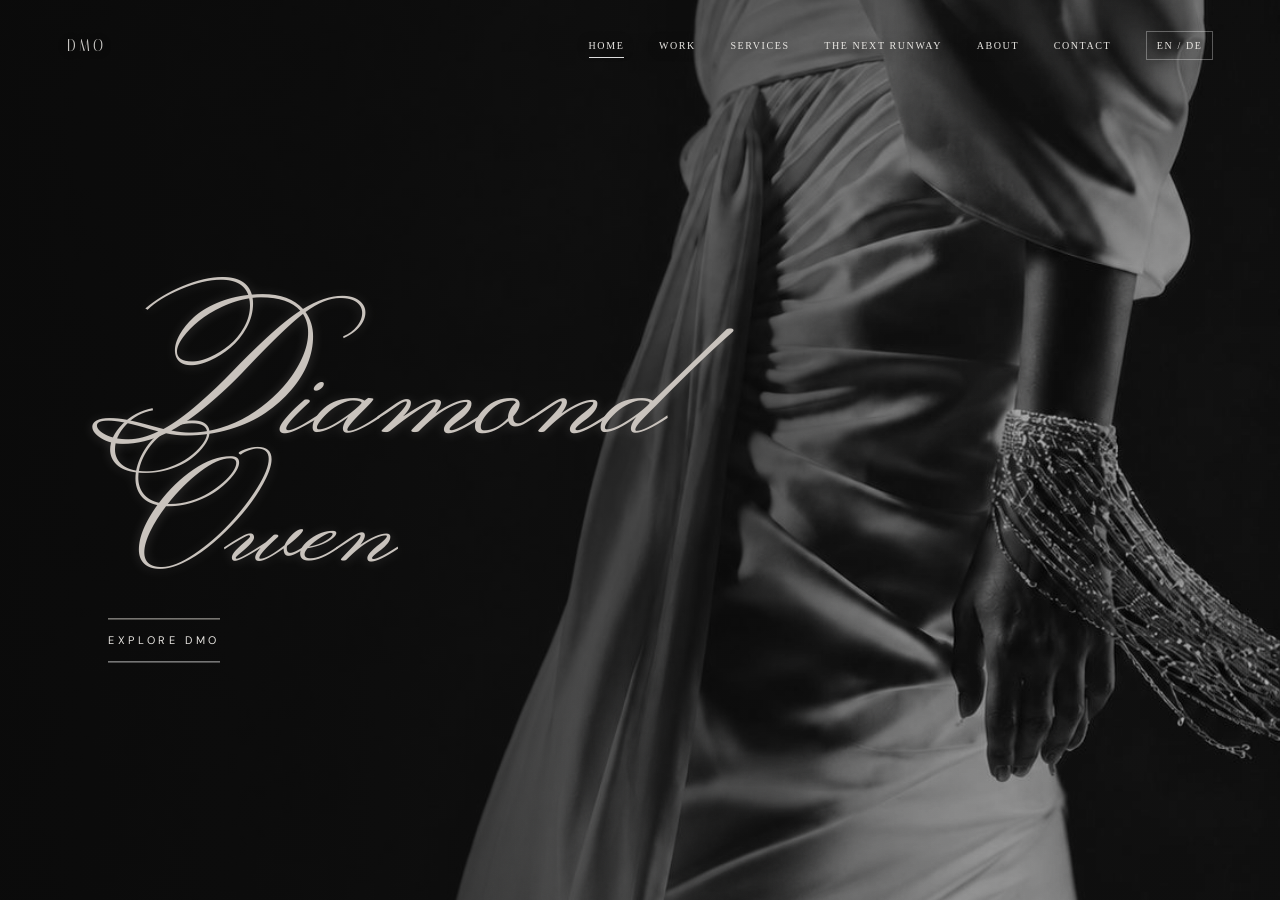
<file: index.html>
<!doctype html><html lang="en"><head><meta charset="utf-8"><meta name="viewport" content="width=device-width,initial-scale=1"><meta name="description" content="Diamond Owen — fashion design, creative direction and The Next Runway."><title>Home — DMO / Diamond Owen</title><link rel="stylesheet" href="style.css"></head><body class="home-fullbleed"><header><a class="brand" href="index.html" aria-label="DMO home">DMO</a><button class="menu" aria-label="Toggle menu" aria-expanded="false">☰</button><nav class="nav" aria-label="Main navigation"><a href="index.html" class="active" data-en="HOME" data-de="START">HOME</a><a href="work.html" class="" data-en="WORK" data-de="ARBEITEN">WORK</a><a href="services.html" class="" data-en="SERVICES" data-de="LEISTUNGEN">SERVICES</a><a href="runway.html" class="" data-en="THE NEXT RUNWAY" data-de="THE NEXT RUNWAY">THE NEXT RUNWAY</a><a href="about.html" class="" data-en="ABOUT" data-de="ÜBER MICH">ABOUT</a><a href="contact.html" class="" data-en="CONTACT" data-de="KONTAKT">CONTACT</a><button class="lang" aria-label="Switch language">EN / DE</button></nav></header><main class="maison-home">
<section class="maison-hero" aria-label="Diamond Owen editorial homepage">
  <div class="maison-image" role="img" aria-label="Black and white draped garment with silver chain bracelet"></div>
  <div class="maison-shade"></div>
  
  <div class="maison-title wipe"><h1 class="type-statement burgues-title"><span class="signature-line">Diamond</span><span class="signature-line signature-owen">Owen</span></h1><a class="maison-enter" href="work.html"><span data-en="EXPLORE DMO" data-de="DMO ENTDECKEN">EXPLORE DMO</span></a></div>
</file>
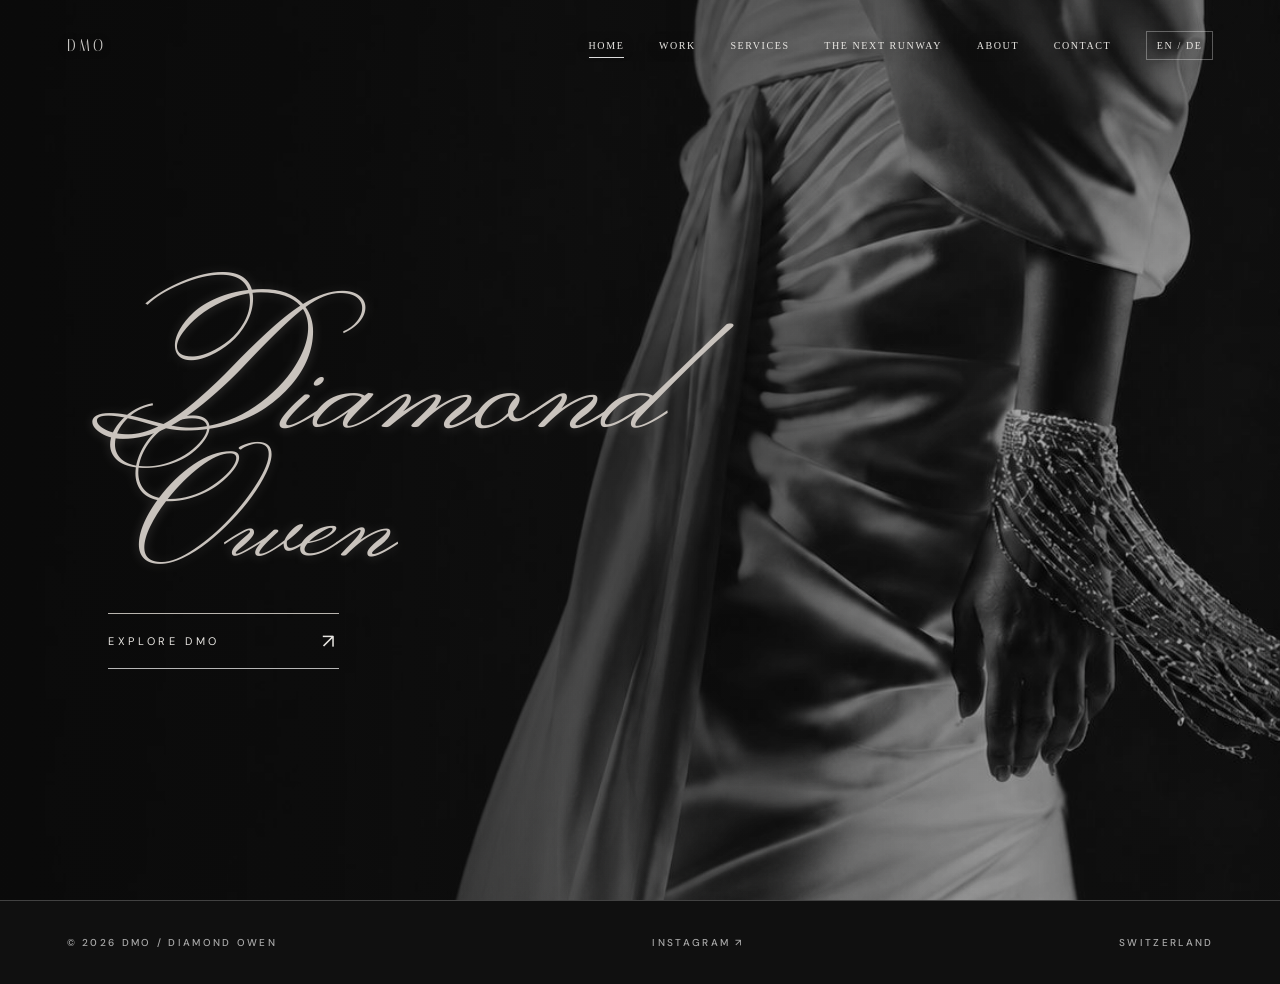
<file: DMO_Website 6/index.html>
<!doctype html><html lang="en"><head><meta charset="utf-8"><meta name="viewport" content="width=device-width,initial-scale=1"><meta name="description" content="Diamond Owen — fashion design, creative direction and The Next Runway."><title>Home — DMO / Diamond Owen</title><link rel="stylesheet" href="style.css"></head><body class="home-fullbleed"><header><a class="brand" href="index.html" aria-label="DMO home">DMO</a><button class="menu" aria-label="Toggle menu" aria-expanded="false">☰</button><nav class="nav" aria-label="Main navigation"><a href="index.html" class="active" data-en="HOME" data-de="START">HOME</a><a href="work.html" class="" data-en="WORK" data-de="ARBEITEN">WORK</a><a href="services.html" class="" data-en="SERVICES" data-de="LEISTUNGEN">SERVICES</a><a href="runway.html" class="" data-en="THE NEXT RUNWAY" data-de="THE NEXT RUNWAY">THE NEXT RUNWAY</a><a href="about.html" class="" data-en="ABOUT" data-de="ÜBER MICH">ABOUT</a><a href="contact.html" class="" data-en="CONTACT" data-de="KONTAKT">CONTACT</a><button class="lang" aria-label="Switch language">EN / DE</button></nav></header><main class="maison-home">
<section class="maison-hero" aria-label="Diamond Owen editorial homepage">
  <div class="maison-image" role="img" aria-label="Black and white draped garment with silver chain bracelet"></div>
  <div class="maison-shade"></div>
  
  <div class="maison-title wipe"><h1 class="type-statement burgues-title"><span class="signature-line">Diamond</span><span class="signature-line signature-owen">Owen</span></h1><a class="maison-enter" href="work.html"><span data-en="EXPLORE DMO" data-de="DMO ENTDECKEN">EXPLORE DMO</span><span class="maison-enter-icon" aria-hidden="true">↗</span></a></div>
</section>
</main><footer class="footer"><span>© 2026 DMO / DIAMOND OWEN</span><a href="https://www.instagram.com/diamondowen.official/" target="_blank" rel="noopener">INSTAGRAM ↗</a><span>SWITZERLAND</span></footer><script src="script.js" defer></script></body></html>
</file>
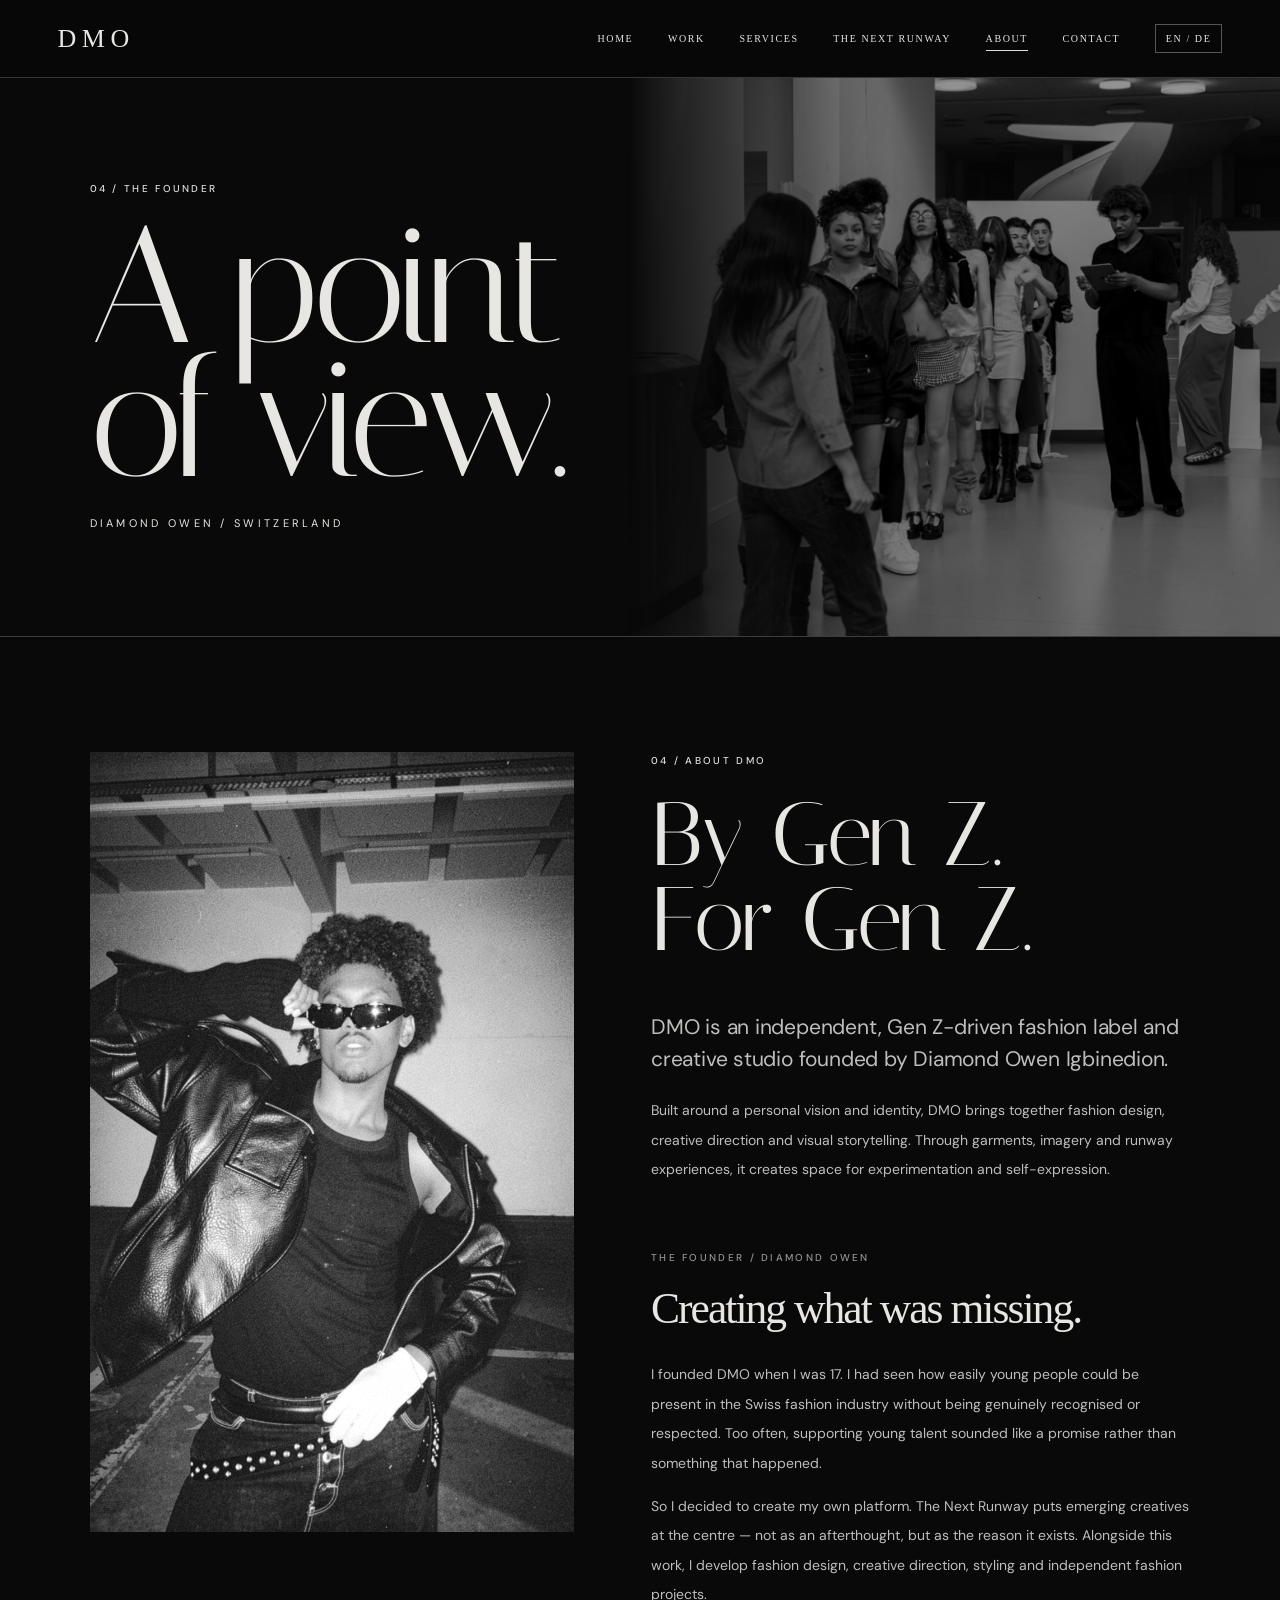
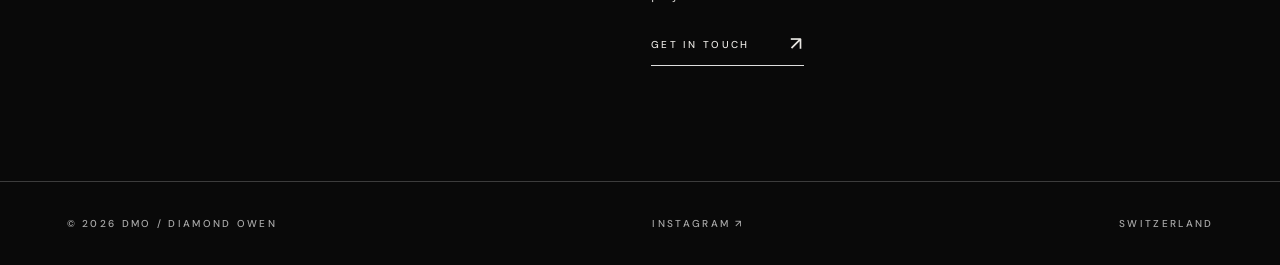
<file: about.html>
<!doctype html><html lang="en"><head><meta charset="utf-8"><meta name="viewport" content="width=device-width,initial-scale=1"><meta name="description" content="Diamond Owen — fashion design, creative direction and The Next Runway."><title>About — DMO / Diamond Owen</title><link rel="stylesheet" href="style.css"></head><body><header><a class="brand" href="index.html" aria-label="DMO home">DMO</a><button class="menu" aria-label="Toggle menu" aria-expanded="false">☰</button><nav class="nav" aria-label="Main navigation"><a href="index.html" class="" data-en="HOME" data-de="START">HOME</a><a href="work.html" class="" data-en="WORK" data-de="ARBEITEN">WORK</a><a href="services.html" class="" data-en="SERVICES" data-de="LEISTUNGEN">SERVICES</a><a href="runway.html" class="" data-en="THE NEXT RUNWAY" data-de="THE NEXT RUNWAY">THE NEXT RUNWAY</a><a href="about.html" class="active" data-en="ABOUT" data-de="ÜBER MICH">ABOUT</a><a href="contact.html" class="" data-en="CONTACT" data-de="KONTAKT">CONTACT</a><button class="lang" aria-label="Switch language">EN / DE</button></nav></header><main><section class="page-head"><div class="wipe"><div class="overline">04 / THE FOUNDER</div><h1 class="serif">A point<br>of view.</h1><div class="sub">DIAMOND OWEN / SWITZERLAND</div></div><img class="head-image" src="assets/runway2.jpg" alt="Fashion editorial"></section><section class="about-layout"><img class="reveal" src="assets/diamond-owen-portrait.jpg" alt="Diamond Owen in a black leather jacket and sunglasses"><div class="about-text reveal"><div class="overline">04 / ABOUT DMO</div><h2>By Gen Z.<br>For Gen Z.</h2><p class="about-dmo-lead" data-en="DMO is an independent, Gen Z-driven fashion label and creative studio founded by Diamond Owen Igbinedion." data-de="DMO ist ein unabhängiges, von Gen Z geprägtes Modelabel und Kreativstudio, gegründet von Diamond Owen Igbinedion.">DMO is an independent, Gen Z-driven fashion label and creative studio founded by Diamond Owen Igbinedion.</p><p data-en="Built around a personal vision and identity, DMO brings together fashion design, creative direction and visual storytelling. Through garments, imagery and runway experiences, it creates space for experimentation and self-expression." data-de="Aus einer persönlichen Vision und Identität entstanden, verbindet DMO Modedesign, Creative Direction und visuelles Storytelling. Mit Kleidungsstücken, Bildwelten und Runway-Erlebnissen schafft DMO Raum für Experimente und Selbstausdruck.">Built around a personal vision and identity, DMO brings together fashion design, creative direction and visual storytelling. Through garments, imagery and runway experiences, it creates space for experimentation and self-expression.</p><div class="overline about-founder-label">THE FOUNDER / DIAMOND OWEN</div><h3 class="about-founder-heading">Creating what was missing.</h3><p data-en="I founded DMO when I was 17. I had seen how easily young people could be present in the Swiss fashion industry without being genuinely recognised or respected. Too often, supporting young talent sounded like a promise rather than something that happened." data-de="Ich habe DMO mit 17 gegründet. Ich hatte erlebt, dass junge Menschen in der Schweizer Modebranche dabei sein können, ohne wirklich anerkannt oder respektiert zu werden. Zu oft bleibt die Förderung junger Talente ein Versprechen statt einer Handlung.">I founded DMO when I was 17. I had seen how easily young people could be present in the Swiss fashion industry without being genuinely recognised or respected. Too often, supporting young talent sounded like a promise rather than something that happened.</p><p data-en="So I decided to create my own platform. The Next Runway puts emerging creatives at the centre — not as an afterthought, but as the reason it exists. Alongside this work, I develop fashion design, creative direction, styling and independent fashion projects." data-de="Deshalb habe ich beschlossen, meine eigene Plattform zu schaffen. Bei The Next Runway stehen junge Kreative im Mittelpunkt – nicht als Nebensache, sondern als eigentlicher Grund für das Projekt. Daneben arbeite ich in Fashion Design, Creative Direction, Styling und unabhängigen Modeprojekten.">So I decided to create my own platform. The Next Runway puts emerging creatives at the centre — not as an afterthought, but as the reason it exists. Alongside this work, I develop fashion design, creative direction, styling and independent fashion projects.</p><a class="cta" href="contact.html"><span data-en="GET IN TOUCH" data-de="KONTAKT AUFNEHMEN">GET IN TOUCH</span><span class="arrow">↗</span></a></div></section></main><footer class="footer"><span>© 2026 DMO / DIAMOND OWEN</span><a href="https://www.instagram.com/diamondowen.official/" target="_blank" rel="noopener">INSTAGRAM ↗</a><span>SWITZERLAND</span></footer><script src="script.js" defer></script></body></html>
</file>
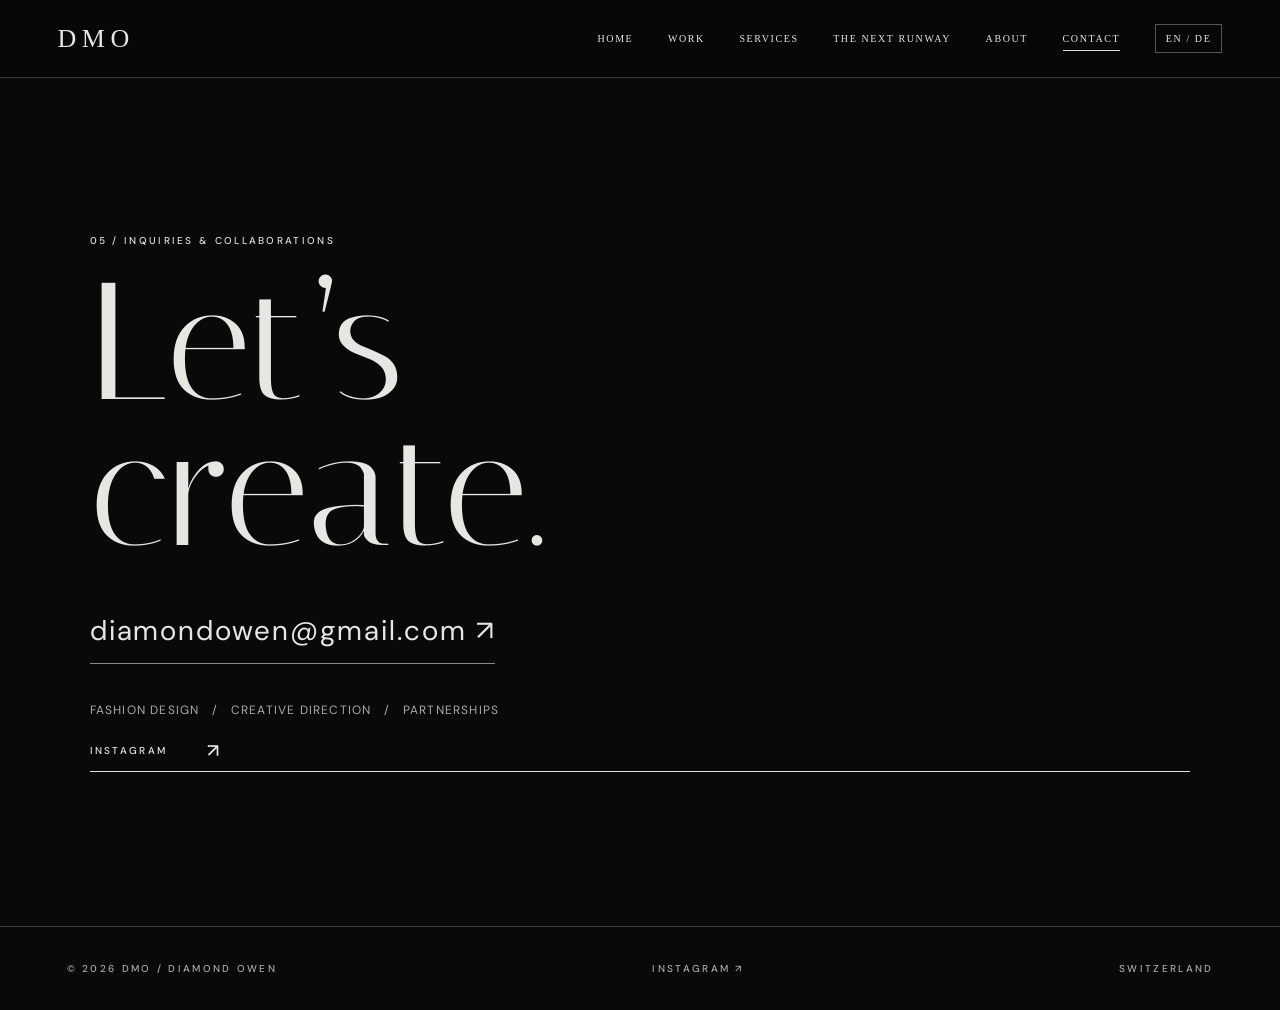
<file: contact.html>
<!doctype html><html lang="en"><head><meta charset="utf-8"><meta name="viewport" content="width=device-width,initial-scale=1"><meta name="description" content="Diamond Owen — fashion design, creative direction and The Next Runway."><title>Contact — DMO / Diamond Owen</title><link rel="stylesheet" href="style.css"></head><body><header><a class="brand" href="index.html" aria-label="DMO home">DMO</a><button class="menu" aria-label="Toggle menu" aria-expanded="false">☰</button><nav class="nav" aria-label="Main navigation"><a href="index.html" class="" data-en="HOME" data-de="START">HOME</a><a href="work.html" class="" data-en="WORK" data-de="ARBEITEN">WORK</a><a href="services.html" class="" data-en="SERVICES" data-de="LEISTUNGEN">SERVICES</a><a href="runway.html" class="" data-en="THE NEXT RUNWAY" data-de="THE NEXT RUNWAY">THE NEXT RUNWAY</a><a href="about.html" class="" data-en="ABOUT" data-de="ÜBER MICH">ABOUT</a><a href="contact.html" class="active" data-en="CONTACT" data-de="KONTAKT">CONTACT</a><button class="lang" aria-label="Switch language">EN / DE</button></nav></header><main><section class="contact-panel"><div class="overline">05 / INQUIRIES & COLLABORATIONS</div><h1>Let’s<br>create.</h1><a class="email" href="mailto:diamondowen@gmail.com?subject=DMO%20%E2%80%94%20Project%20enquiry&body=Hello%20Diamond%2C%0A%0AI%20would%20love%20to%20discuss%20a%20project%20with%20you.%0A%0A">diamondowen@gmail.com ↗</a><p style="margin-top:38px;color:#aaa;font-size:12px;letter-spacing:.1em">FASHION DESIGN &nbsp; / &nbsp; CREATIVE DIRECTION &nbsp; / &nbsp; PARTNERSHIPS</p><a class="cta" href="https://www.instagram.com/diamondowen.official/"><span data-en="INSTAGRAM" data-de="INSTAGRAM">INSTAGRAM</span><span class="arrow">↗</span></a></section></main><footer class="footer"><span>© 2026 DMO / DIAMOND OWEN</span><a href="https://www.instagram.com/diamondowen.official/" target="_blank" rel="noopener">INSTAGRAM ↗</a><span>SWITZERLAND</span></footer><script src="script.js" defer></script></body></html>
</file>
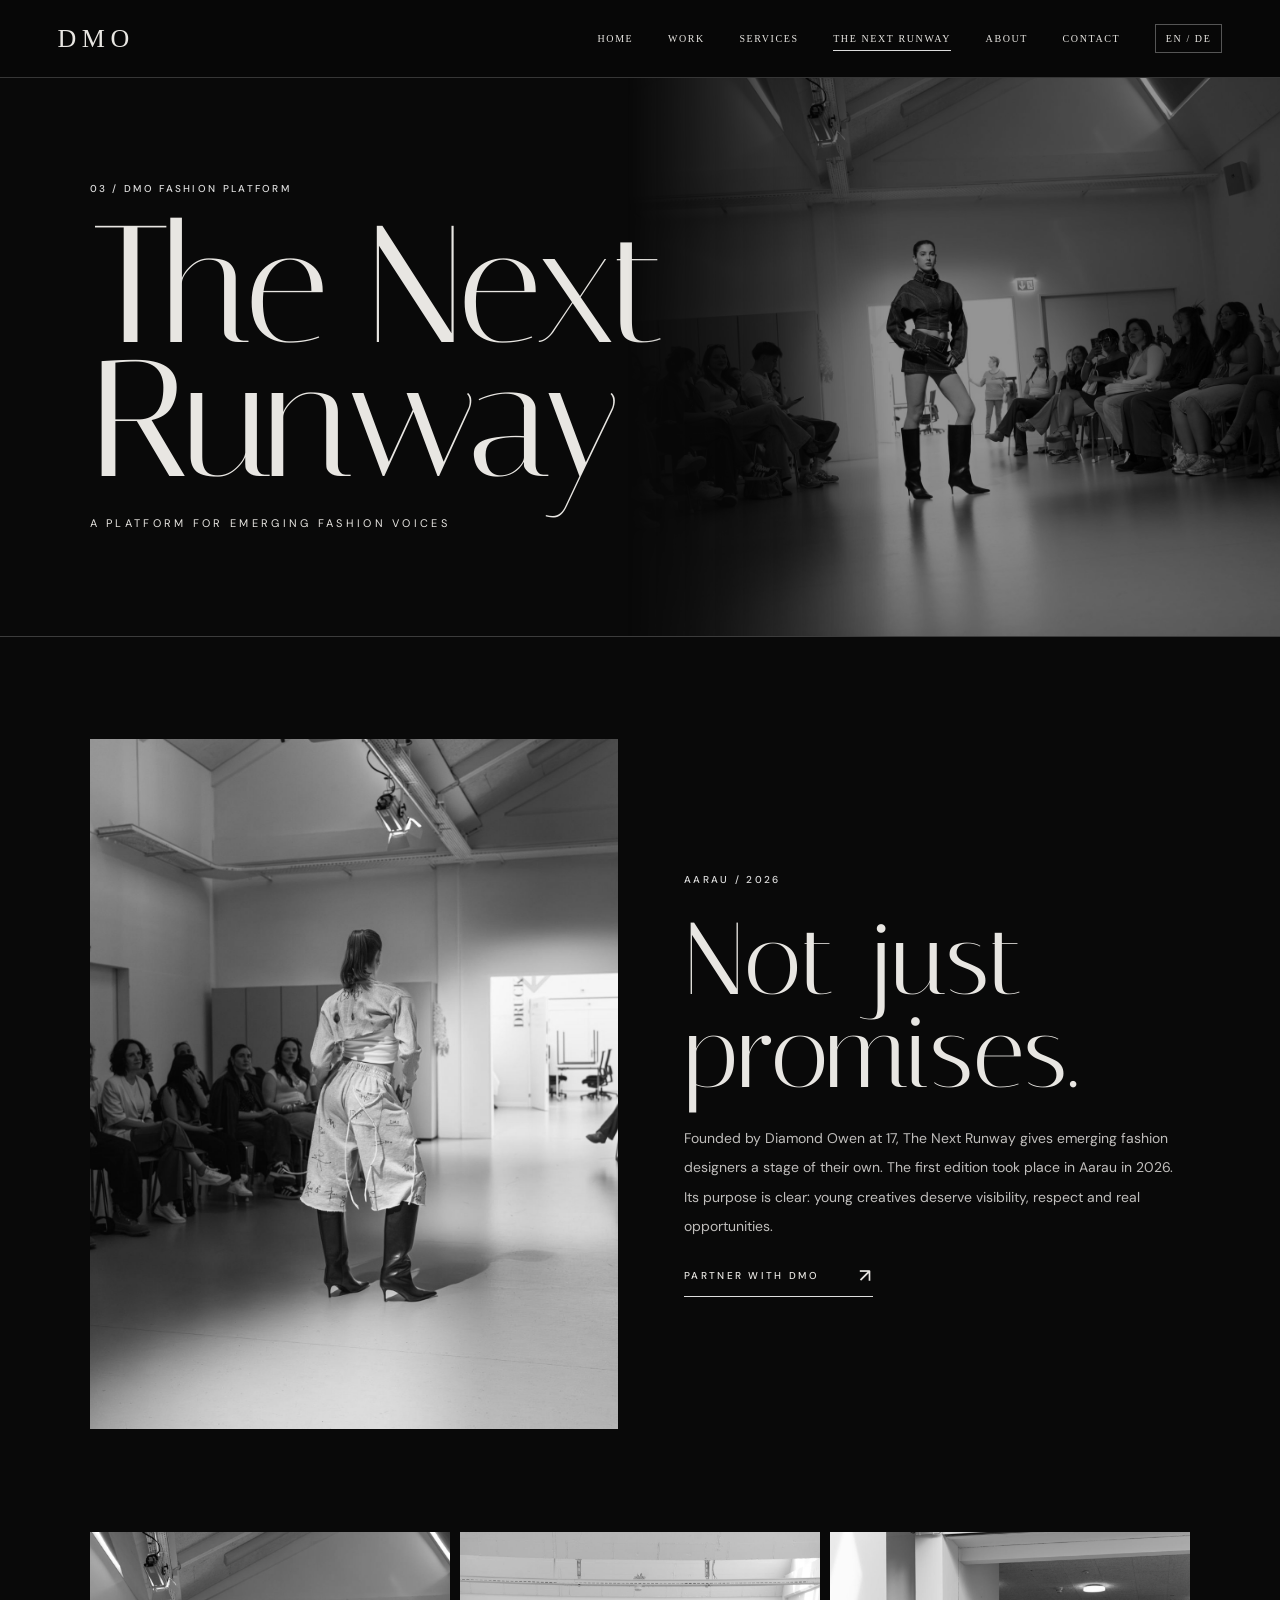
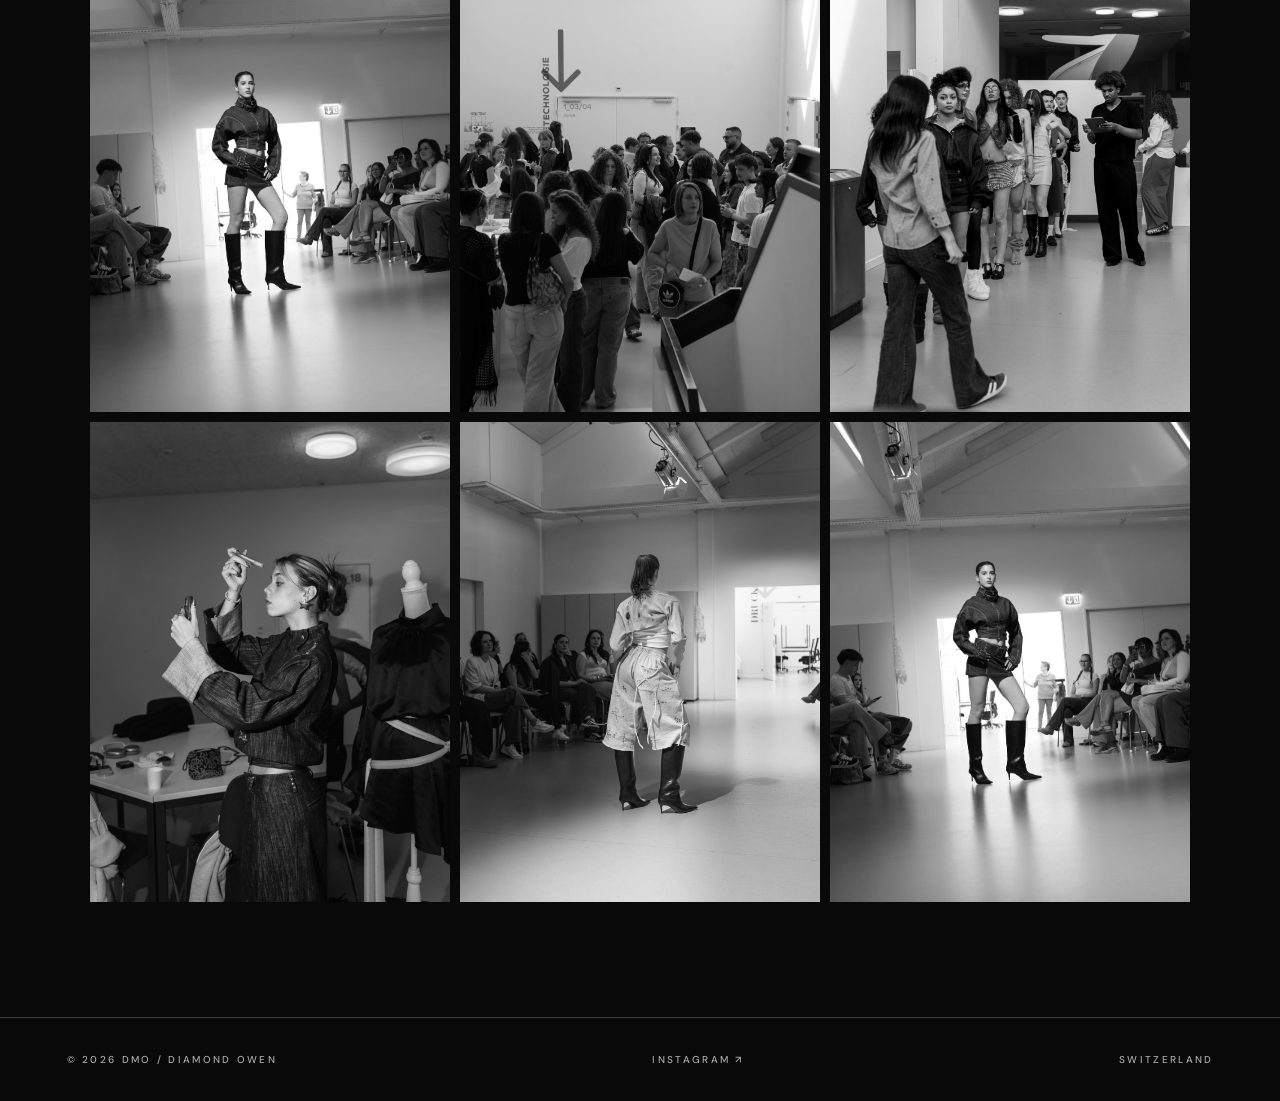
<file: runway.html>
<!doctype html><html lang="en"><head><meta charset="utf-8"><meta name="viewport" content="width=device-width,initial-scale=1"><meta name="description" content="Diamond Owen — fashion design, creative direction and The Next Runway."><title>The Next Runway — DMO / Diamond Owen</title><link rel="stylesheet" href="style.css"></head><body><header><a class="brand" href="index.html" aria-label="DMO home">DMO</a><button class="menu" aria-label="Toggle menu" aria-expanded="false">☰</button><nav class="nav" aria-label="Main navigation"><a href="index.html" class="" data-en="HOME" data-de="START">HOME</a><a href="work.html" class="" data-en="WORK" data-de="ARBEITEN">WORK</a><a href="services.html" class="" data-en="SERVICES" data-de="LEISTUNGEN">SERVICES</a><a href="runway.html" class="active" data-en="THE NEXT RUNWAY" data-de="THE NEXT RUNWAY">THE NEXT RUNWAY</a><a href="about.html" class="" data-en="ABOUT" data-de="ÜBER MICH">ABOUT</a><a href="contact.html" class="" data-en="CONTACT" data-de="KONTAKT">CONTACT</a><button class="lang" aria-label="Switch language">EN / DE</button></nav></header><main><section class="page-head"><div class="wipe"><div class="overline">03 / DMO FASHION PLATFORM</div><h1 class="serif">The Next<br>Runway</h1><div class="sub">A PLATFORM FOR EMERGING FASHION VOICES</div></div><img class="head-image" src="assets/runway1.jpg" alt="Fashion editorial"></section><section class="runway-feature"><img class="reveal" src="assets/runway4.jpg" alt="Original DMO runway event"><div class="reveal"><div class="overline">AARAU / 2026</div><h2>Not just<br>promises.</h2><p data-en="Founded by Diamond Owen at 17, The Next Runway gives emerging fashion designers a stage of their own. The first edition took place in Aarau in 2026. Its purpose is clear: young creatives deserve visibility, respect and real opportunities." data-de="Von Diamond Owen mit 17 gegründet, gibt The Next Runway aufstrebenden Modedesignerinnen und Modedesignern eine eigene Bühne. Die erste Ausgabe fand 2026 in Aarau statt. Die Idee dahinter ist klar: Junge Kreative verdienen Sichtbarkeit, Respekt und echte Chancen.">Founded by Diamond Owen at 17, The Next Runway gives emerging fashion designers a stage of their own. The first edition took place in Aarau in 2026. Its purpose is clear: young creatives deserve visibility, respect and real opportunities.</p><a class="cta" href="contact.html"><span data-en="PARTNER WITH DMO" data-de="MIT DMO ZUSAMMENARBEITEN">PARTNER WITH DMO</span><span class="arrow">↗</span></a></div></section><div class="gallery"><img class="reveal" src="assets/runway1.jpg" alt="DMO runway look"><img class="reveal" src="assets/runway5.jpg" alt="DMO runway moment"><img class="reveal" src="assets/runway2.jpg" alt="DMO event photography"><img class="reveal" src="assets/runway3.jpg" alt="DMO fashion presentation"><img class="reveal" src="assets/runway4.jpg" alt="DMO behind the scenes"><img class="reveal" src="assets/runway1.jpg" alt="DMO fashion show"></div></main><footer class="footer"><span>© 2026 DMO / DIAMOND OWEN</span><a href="https://www.instagram.com/diamondowen.official/" target="_blank" rel="noopener">INSTAGRAM ↗</a><span>SWITZERLAND</span></footer><script src="script.js" defer></script></body></html>
</file>
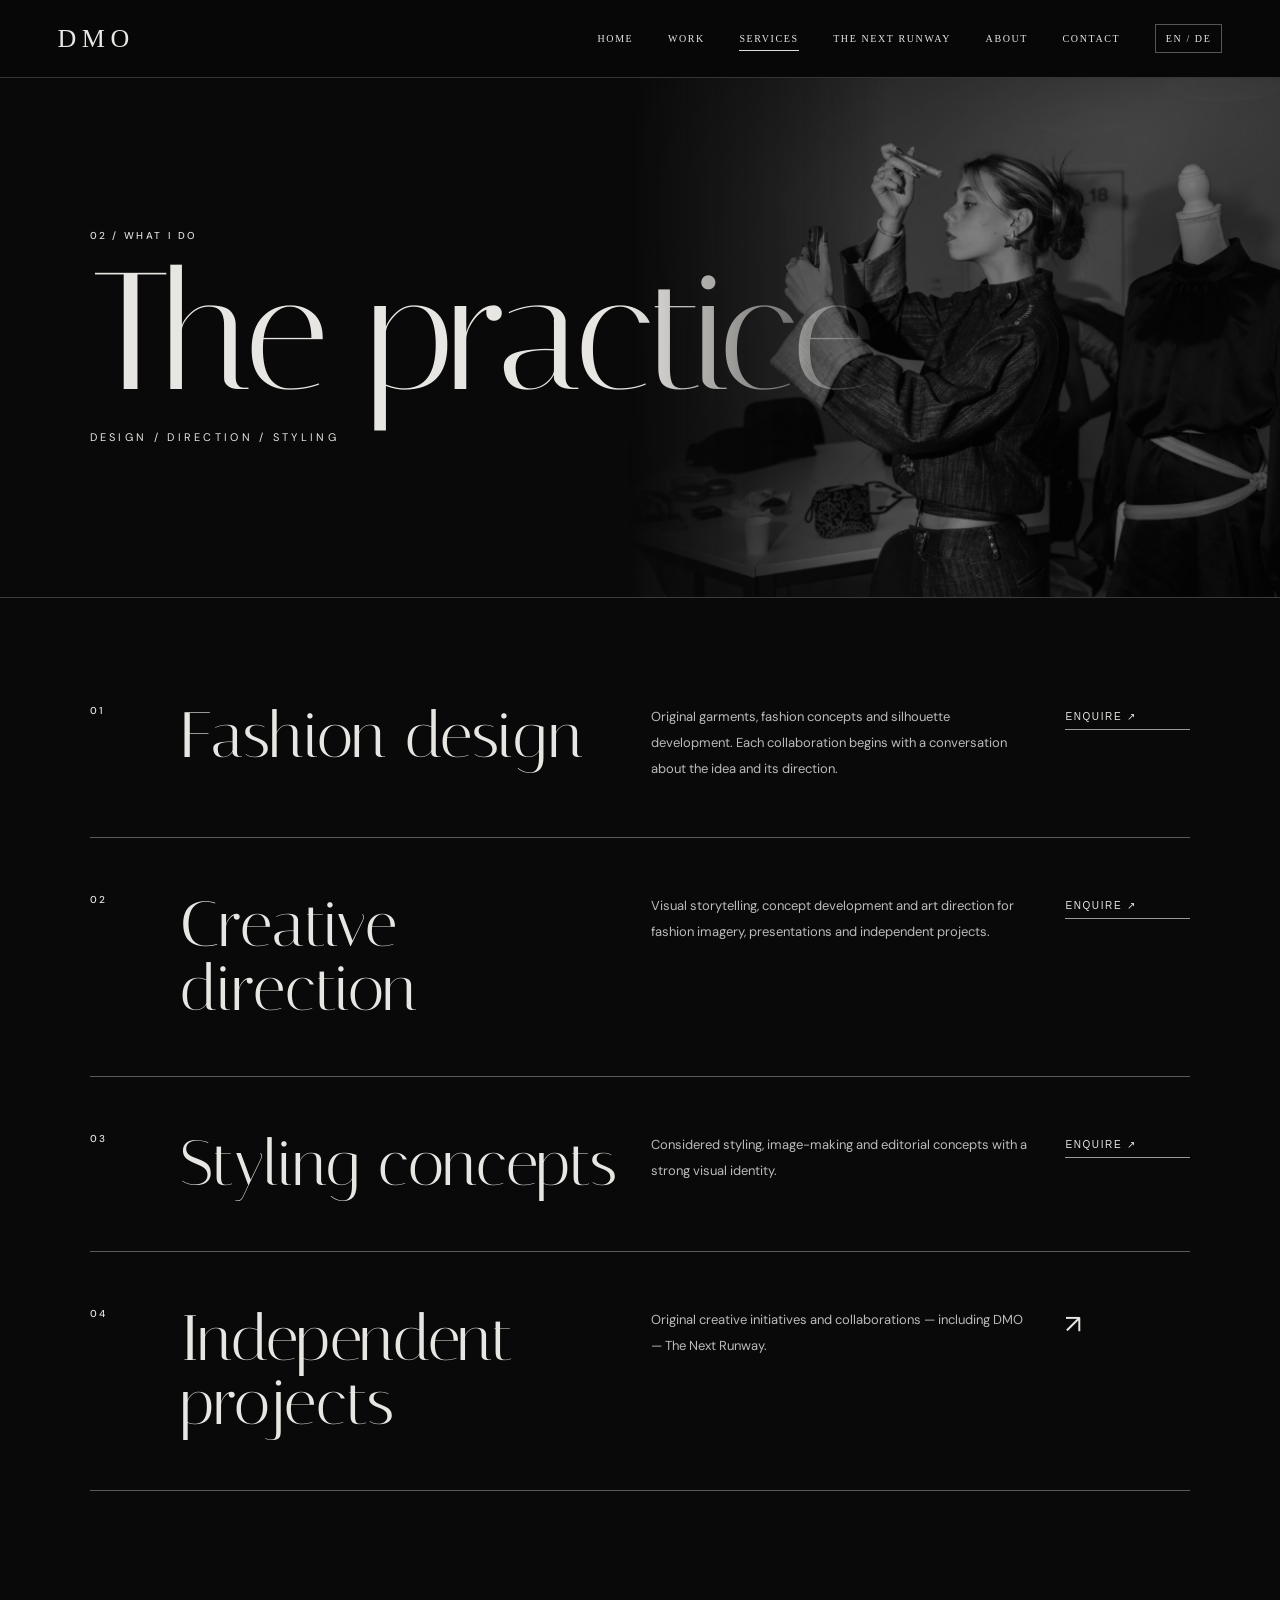
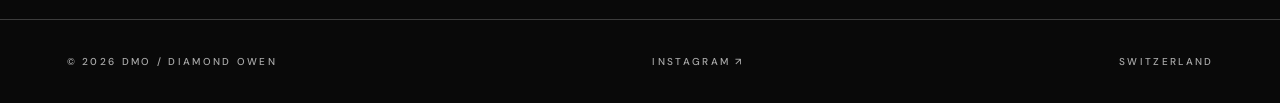
<file: services.html>
<!doctype html><html lang="en"><head><meta charset="utf-8"><meta name="viewport" content="width=device-width,initial-scale=1"><meta name="description" content="Diamond Owen — fashion design, creative direction and The Next Runway."><title>Services — DMO / Diamond Owen</title><link rel="stylesheet" href="style.css"></head><body><header><a class="brand" href="index.html" aria-label="DMO home">DMO</a><button class="menu" aria-label="Toggle menu" aria-expanded="false">☰</button><nav class="nav" aria-label="Main navigation"><a href="index.html" class="" data-en="HOME" data-de="START">HOME</a><a href="work.html" class="" data-en="WORK" data-de="ARBEITEN">WORK</a><a href="services.html" class="active" data-en="SERVICES" data-de="LEISTUNGEN">SERVICES</a><a href="runway.html" class="" data-en="THE NEXT RUNWAY" data-de="THE NEXT RUNWAY">THE NEXT RUNWAY</a><a href="about.html" class="" data-en="ABOUT" data-de="ÜBER MICH">ABOUT</a><a href="contact.html" class="" data-en="CONTACT" data-de="KONTAKT">CONTACT</a><button class="lang" aria-label="Switch language">EN / DE</button></nav></header><main><section class="page-head"><div class="wipe"><div class="overline">02 / WHAT I DO</div><h1 class="serif">The practice</h1><div class="sub">DESIGN / DIRECTION / STYLING</div></div><img class="head-image" src="assets/runway3.jpg" alt="Fashion editorial"></section><section class="service-list"><div class="service-row reveal"><span class="index">01</span><h2>Fashion design</h2><p data-en="Original garments, fashion concepts and silhouette development. Each collaboration begins with a conversation about the idea and its direction." data-de="Eigene Kleidungsstücke, Modekonzepte und Silhouettenentwicklung. Jede Zusammenarbeit beginnt mit einem Gespräch über Idee und Ausrichtung.">Original garments, fashion concepts and silhouette development. Each collaboration begins with a conversation about the idea and its direction.</p><a href="mailto:diamondowen@gmail.com?subject=DMO%20%E2%80%94%20Fashion%20Design%20enquiry&body=Hello%20Diamond%2C%0A%0AI%20would%20love%20to%20discuss%20a%20fashion%20design%20project%20with%20you.%0A%0AHere%20is%20a%20little%20about%20my%20idea%3A%0A%0AProject%20/%20occasion%3A%20%0APreferred%20timeline%3A%20%0AA%20few%20details%3A%20%0A%0ALooking%20forward%20to%20hearing%20from%20you%21%0A%0ABest%2C%0A" aria-label="Contact about fashion design" class="book-service" data-en="ENQUIRE ↗" data-de="ANFRAGEN ↗">ENQUIRE ↗</a></div><div class="service-row reveal"><span class="index">02</span><h2>Creative direction</h2><p data-en="Visual storytelling, concept development and art direction for fashion imagery, presentations and independent projects." data-de="Visuelles Storytelling, Konzeptentwicklung und Art Direction für Modebilder, Präsentationen und unabhängige Projekte.">Visual storytelling, concept development and art direction for fashion imagery, presentations and independent projects.</p><a href="mailto:diamondowen@gmail.com?subject=DMO%20%E2%80%94%20Creative%20Direction%20enquiry&body=Hello%20Diamond%2C%0A%0AI%20would%20love%20to%20discuss%20a%20creative%20direction%20project%20with%20you.%0A%0AHere%20is%20a%20little%20about%20my%20idea%3A%0A%0AProject%20/%20occasion%3A%20%0APreferred%20timeline%3A%20%0AA%20few%20details%3A%20%0A%0ALooking%20forward%20to%20hearing%20from%20you%21%0A%0ABest%2C%0A" aria-label="Contact about creative direction" class="book-service" data-en="ENQUIRE ↗" data-de="ANFRAGEN ↗">ENQUIRE ↗</a></div><div class="service-row reveal"><span class="index">03</span><h2>Styling concepts</h2><p data-en="Considered styling, image-making and editorial concepts with a strong visual identity." data-de="Durchdachtes Styling, Bildgestaltung und Editorial-Konzepte mit einer klaren visuellen Identität.">Considered styling, image-making and editorial concepts with a strong visual identity.</p><a href="mailto:diamondowen@gmail.com?subject=DMO%20%E2%80%94%20Styling%20enquiry&body=Hello%20Diamond%2C%0A%0AI%20would%20love%20to%20discuss%20a%20styling%20project%20with%20you.%0A%0AHere%20is%20a%20little%20about%20my%20idea%3A%0A%0AProject%20/%20occasion%3A%20%0APreferred%20timeline%3A%20%0AA%20few%20details%3A%20%0A%0ALooking%20forward%20to%20hearing%20from%20you%21%0A%0ABest%2C%0A" aria-label="Contact about styling" class="book-service" data-en="ENQUIRE ↗" data-de="ANFRAGEN ↗">ENQUIRE ↗</a></div><div class="service-row reveal"><span class="index">04</span><h2>Independent projects</h2><p data-en="Original creative initiatives and collaborations — including DMO — The Next Runway." data-de="Eigene kreative Initiativen und Kollaborationen – darunter DMO – The Next Runway.">Original creative initiatives and collaborations — including DMO — The Next Runway.</p><a href="runway.html" aria-label="Discover the runway">↗</a></div></section></main><footer class="footer"><span>© 2026 DMO / DIAMOND OWEN</span><a href="https://www.instagram.com/diamondowen.official/" target="_blank" rel="noopener">INSTAGRAM ↗</a><span>SWITZERLAND</span></footer><script src="script.js" defer></script></body></html>
</file>
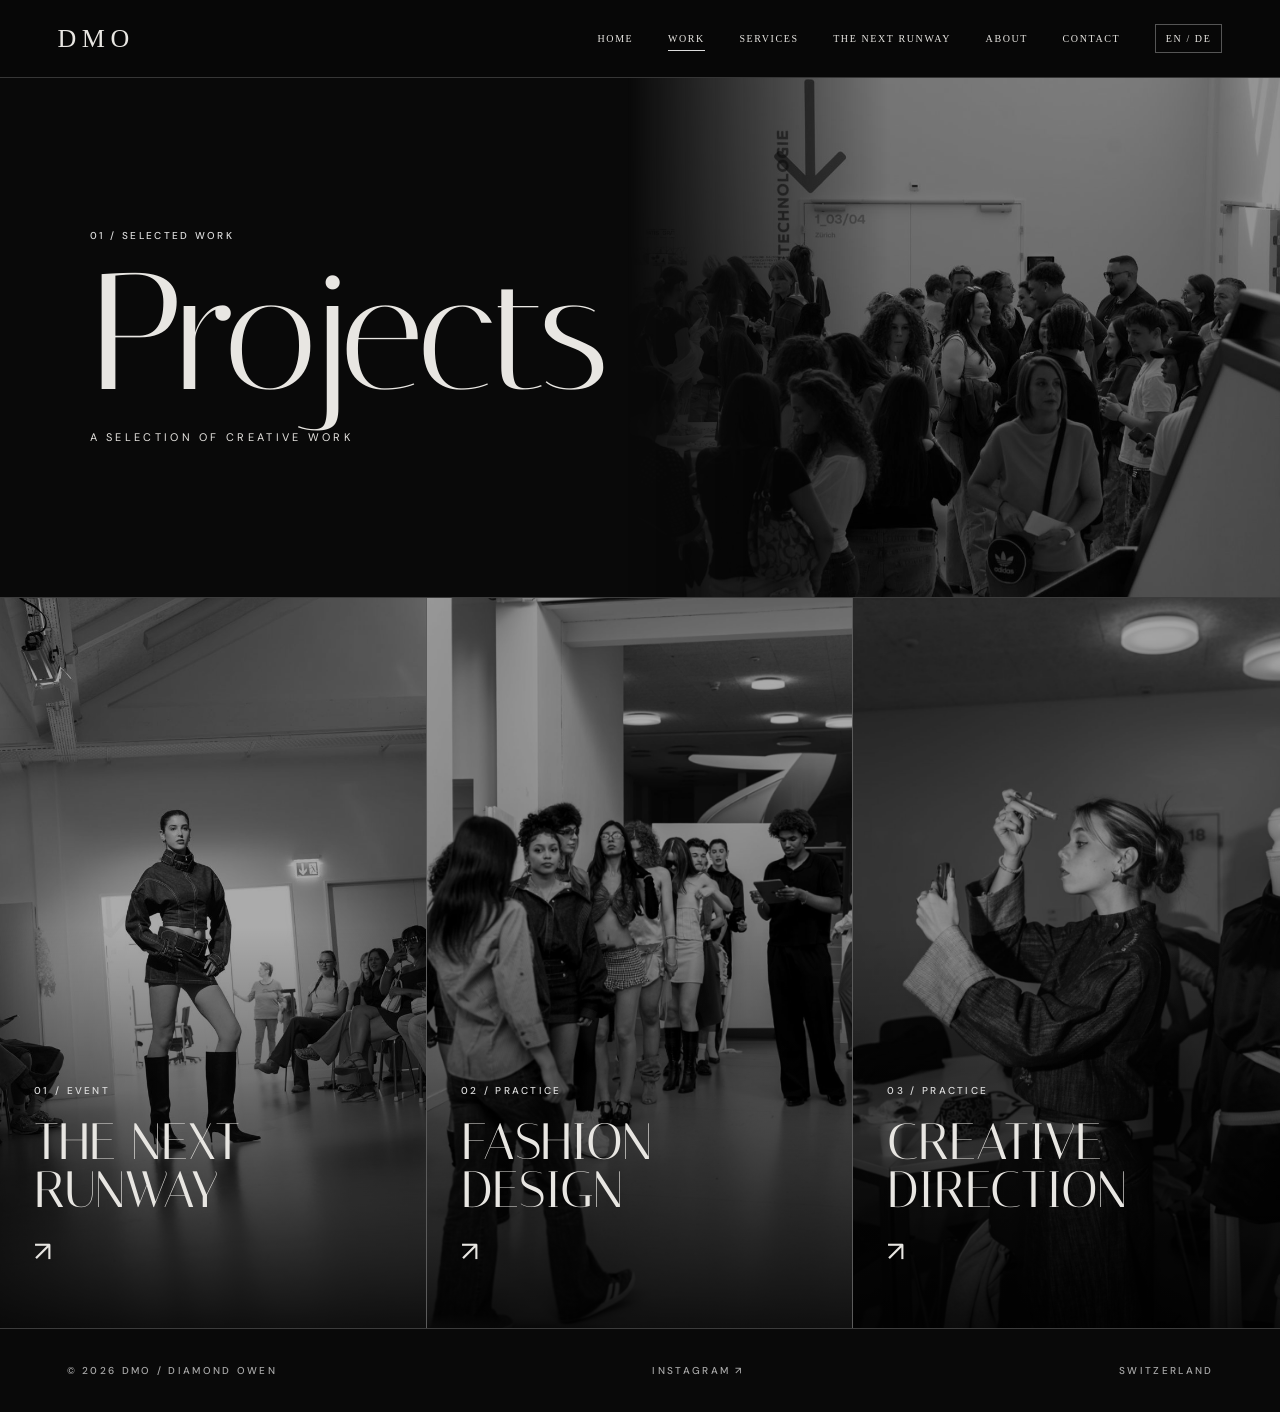
<file: work.html>
<!doctype html><html lang="en"><head><meta charset="utf-8"><meta name="viewport" content="width=device-width,initial-scale=1"><meta name="description" content="Diamond Owen — fashion design, creative direction and The Next Runway."><title>Work — DMO / Diamond Owen</title><link rel="stylesheet" href="style.css"></head><body><header><a class="brand" href="index.html" aria-label="DMO home">DMO</a><button class="menu" aria-label="Toggle menu" aria-expanded="false">☰</button><nav class="nav" aria-label="Main navigation"><a href="index.html" class="" data-en="HOME" data-de="START">HOME</a><a href="work.html" class="active" data-en="WORK" data-de="ARBEITEN">WORK</a><a href="services.html" class="" data-en="SERVICES" data-de="LEISTUNGEN">SERVICES</a><a href="runway.html" class="" data-en="THE NEXT RUNWAY" data-de="THE NEXT RUNWAY">THE NEXT RUNWAY</a><a href="about.html" class="" data-en="ABOUT" data-de="ÜBER MICH">ABOUT</a><a href="contact.html" class="" data-en="CONTACT" data-de="KONTAKT">CONTACT</a><button class="lang" aria-label="Switch language">EN / DE</button></nav></header><main><section class="page-head"><div class="wipe"><div class="overline">01 / SELECTED WORK</div><h1 class="serif">Projects</h1><div class="sub">A SELECTION OF CREATIVE WORK</div></div><img class="head-image" src="assets/runway5.jpg" alt="Fashion editorial"></section><section class="work-grid"><a class="tile" href="runway.html"><img src="assets/runway1.jpg" alt="Original The Next Runway photograph"><div class="label"><div class="overline">01 / EVENT</div><h2>THE NEXT<br>RUNWAY</h2><span class="arrow">↗</span></div></a><a class="tile" href="services.html"><img src="assets/runway2.jpg" alt="Original fashion design photograph"><div class="label"><div class="overline">02 / PRACTICE</div><h2>FASHION<br>DESIGN</h2><span class="arrow">↗</span></div></a><a class="tile" href="services.html"><img src="assets/runway3.jpg" alt="Original creative project photograph"><div class="label"><div class="overline">03 / PRACTICE</div><h2>CREATIVE<br>DIRECTION</h2><span class="arrow">↗</span></div></a></section></main><footer class="footer"><span>© 2026 DMO / DIAMOND OWEN</span><a href="https://www.instagram.com/diamondowen.official/" target="_blank" rel="noopener">INSTAGRAM ↗</a><span>SWITZERLAND</span></footer><script src="script.js" defer></script></body></html>
</file>
<file: style.css>
@import url('https://fonts.googleapis.com/css2?family=DM+Sans:wght@300;400;500;600&family=Italiana&display=swap');
:root{--ink:#0b0b0b;--paper:#ecebe8;--line:#5a5856;--muted:#b7b5b0}*{box-sizing:border-box}html{background:var(--ink)}body{margin:0;background:var(--ink);color:var(--paper);font-family:'DM Sans',Arial,sans-serif;-webkit-font-smoothing:antialiased}a{color:inherit;text-decoration:none}button{font:inherit;cursor:pointer}::selection{background:#ddd;color:#111}header{height:91px;position:relative;z-index:20;display:flex;align-items:center;justify-content:space-between;padding:0 5.2%;border-bottom:1px solid #ffffff30;background:#0b0b0b}.brand{font:400 34px/1 'Italiana',Georgia,serif;letter-spacing:.1em}.nav{display:flex;gap:clamp(17px,2.5vw,46px);align-items:center}.nav a,.lang,.overline,.cta,.micro,.footer,.index{font-size:10px;letter-spacing:.23em;text-transform:uppercase;font-weight:500}.nav a{position:relative;white-space:nowrap;padding:9px 0}.nav a:after{content:'';position:absolute;bottom:2px;left:0;width:0;height:1px;background:#ddd;transition:width .4s}.nav a:hover:after,.nav a.active:after{width:100%}.lang{background:none;border:1px solid #ffffff50;color:var(--paper);padding:10px 13px}.menu{display:none;border:0;background:none;color:white;font-size:26px}.overline{color:#ddd;line-height:1.8}.serif{font-family:'Italiana',Georgia,serif;font-weight:400;letter-spacing:-.035em}.cta{display:inline-flex;align-items:center;gap:40px;border-bottom:1px solid #ddd;padding:14px 0;transition:gap .35s}.cta:hover{gap:65px}.cta .arrow{font-size:19px;line-height:0}.frame{position:relative;overflow:hidden}.home-hero{min-height:calc(100svh - 91px);display:flex;align-items:center;background:#0c0c0c}.home-photo{position:absolute;inset:0 0 0 40%;background:url('assets/hero-reference.jpg') center 45%/cover no-repeat;filter:grayscale(1)}.home-hero:after{content:'';position:absolute;inset:0;background:linear-gradient(90deg,#0b0b0b 0%,#0b0b0bf2 25%,#0b0b0b80 50%,transparent 78%);pointer-events:none}.home-copy{position:relative;z-index:2;width:100%;padding:9vw 7.2%;}.home-copy h1{font:400 clamp(75px,10vw,174px)/.85 'Italiana',Georgia,serif;letter-spacing:-.07em;margin:40px 0 42px;max-width:850px}.home-copy .descriptor{letter-spacing:.28em;font-size:10px;line-height:2.5;max-width:500px}.home-copy .cta{margin-top:65px}.side-index{position:absolute;right:4%;bottom:35px;z-index:2;color:#ddd;font-size:10px;letter-spacing:.2em}.intro-grid{display:grid;grid-template-columns:1fr 1fr;min-height:75vh}.intro-text{padding:12vw 8vw;display:flex;flex-direction:column;justify-content:center}.intro-text h2{font-size:clamp(62px,7vw,120px);line-height:.88;margin:26px 0 40px}.intro-text p{font-size:14px;line-height:2;max-width:460px;color:#bbb}.intro-image{position:relative;min-height:600px}.intro-image img{position:absolute;inset:0;width:100%;height:100%;object-fit:cover;filter:grayscale(1)}.page-head{position:relative;min-height:520px;display:flex;align-items:center;padding:8vw 7%;border-bottom:1px solid #ffffff35;overflow:hidden}.page-head h1{font-size:clamp(85px,13vw,205px);line-height:.8;margin:22px 0 25px;position:relative;z-index:2}.page-head .sub{font-size:11px;letter-spacing:.3em;line-height:2;position:relative;z-index:2}.page-head .head-image{position:absolute;right:0;top:0;height:100%;width:51%;object-fit:cover;filter:grayscale(1) brightness(.58);mask-image:linear-gradient(90deg,transparent,#000 40%)}.work-grid{display:grid;grid-template-columns:repeat(3,minmax(0,1fr))}.tile{position:relative;display:block;height:clamp(500px,60vw,730px);border-right:1px solid #ffffff55;overflow:hidden}.tile:last-child{border-right:0}.tile img{width:100%;height:100%;object-fit:cover;filter:grayscale(1) brightness(.67);transition:transform 1.2s ease,filter 1.2s}.tile:hover img{transform:scale(1.06);filter:grayscale(1) brightness(.88)}.tile:after{content:'';position:absolute;inset:0;background:linear-gradient(0deg,#000d,transparent 55%)}.tile .label{position:absolute;bottom:8%;left:8%;z-index:2}.tile h2{font:400 clamp(35px,4vw,65px)/.94 'Italiana',Georgia,serif;margin:18px 0}.tile .arrow{font-size:28px}.statement{padding:10vw 7%;border-bottom:1px solid #ffffff35;display:flex;justify-content:space-between;gap:60px}.statement h2{font:400 clamp(45px,7vw,105px)/1 'Italiana',Georgia,serif;margin:0;max-width:900px}.statement p{max-width:320px;color:#aaa;line-height:1.9;font-size:13px}.service-list{padding:4vw 7% 10vw}.service-row{display:grid;grid-template-columns:80px 1fr 1fr 30px;gap:30px;align-items:start;padding:55px 0;border-bottom:1px solid #ffffff55}.service-row h2{font:400 clamp(38px,5vw,78px)/1 'Italiana',Georgia,serif;margin:0}.service-row p{font-size:13px;line-height:2;color:#bbb;max-width:380px;margin:0}.service-row a{font-size:26px;transition:transform .3s}.service-row a:hover{transform:translate(6px,-6px)}.runway-feature{display:grid;grid-template-columns:48% 1fr;gap:6%;padding:8vw 7%;align-items:center}.runway-feature img{width:100%;height:690px;object-fit:cover;filter:grayscale(1)}.runway-feature h2{font:400 clamp(60px,8vw,120px)/.9 'Italiana',Georgia,serif;margin:25px 0}.runway-feature p,.about-text p{font-size:14px;line-height:2.1;color:#c0bebc}.gallery{display:grid;grid-template-columns:1fr 1fr 1fr;gap:10px;padding:0 7% 9vw}.gallery img{width:100%;height:480px;object-fit:cover;filter:grayscale(1);transition:filter .5s}.gallery img:hover{filter:grayscale(0)}.about-layout{display:grid;grid-template-columns:44% 1fr;gap:7%;padding:9vw 7%}.about-layout>img{width:100%;height:780px;object-fit:cover;filter:grayscale(1)}.about-text h2{font:400 clamp(52px,7vw,105px)/.95 'Italiana',Georgia,serif;margin:22px 0 50px}.about-text p{max-width:610px}.contact-panel{min-height:70vh;padding:12vw 7%;display:flex;flex-direction:column;justify-content:center}.contact-panel h1{font:400 clamp(80px,13vw,190px)/.88 'Italiana',Georgia,serif;margin:20px 0 50px}.contact-panel .email{font-size:clamp(15px,2.5vw,28px);border-bottom:1px solid #888;align-self:flex-start;padding-bottom:14px;letter-spacing:.07em}.footer{border-top:1px solid #ffffff35;display:flex;justify-content:space-between;gap:20px;padding:35px 5.2%;color:#a9a9a9}.reveal{opacity:0;transform:translateY(35px);transition:opacity .85s ease,transform .85s ease}.reveal.visible{opacity:1;transform:none}.wipe{animation:arrive 1.1s both}@keyframes arrive{from{opacity:0;transform:translateY(25px)}to{opacity:1;transform:none}}@media(max-width:900px){header{height:72px}.menu{display:block}.nav{display:none;position:absolute;top:72px;left:0;right:0;padding:30px 7%;background:#0b0b0b;flex-direction:column;align-items:flex-start;border-bottom:1px solid #777}.nav.open{display:flex}.home-hero{min-height:calc(100svh - 72px)}.home-photo{left:15%;opacity:.8}.home-hero:after{background:linear-gradient(90deg,#0b0b0bed,#0b0b0b66 80%)}.home-copy h1{font-size:clamp(65px,12vw,110px)}.intro-grid,.runway-feature,.about-layout{grid-template-columns:1fr}.intro-image{min-height:450px}.work-grid{grid-template-columns:1fr}.tile{height:560px;border-right:0;border-bottom:1px solid #777}.statement{display:block}.service-row{grid-template-columns:35px 1fr 28px}.service-row p{grid-column:2;grid-row:2}.service-row a{grid-column:3;grid-row:1}.gallery{grid-template-columns:1fr 1fr}.gallery img{height:300px}.runway-feature img{height:520px}.about-layout>img{height:560px}.page-head{min-height:400px}.footer{flex-wrap:wrap}}@media(max-width:520px){.home-copy{padding:12vw 7%}.home-copy h1{font-size:72px}.home-photo{left:0;background-position:60% center}.home-hero:after{background:linear-gradient(90deg,#0b0b0bf5,#0b0b0b66)}.page-head h1{font-size:72px}.gallery{grid-template-columns:1fr}.gallery img{height:380px}.statement h2{font-size:58px}.footer{font-size:9px}}@media(prefers-reduced-motion:reduce){*,*:before,*:after{animation:none!important;transition:none!important;scroll-behavior:auto!important}.reveal{opacity:1;transform:none}}
/* MAISON EDITORIAL / refined typography and image treatment */
:root{--ink:#090909;--paper:#e8e6e2}
header{height:78px;background:rgba(8,8,8,.93);border-bottom:1px solid rgba(255,255,255,.19);padding:0 4.5%;backdrop-filter:blur(12px)}
.brand{font-family:Georgia,serif;font-size:26px;letter-spacing:.21em;font-weight:400}
.nav a,.lang{font-family:Georgia,serif;font-weight:400;font-size:10px;letter-spacing:.16em}
.nav{gap:clamp(16px,2.7vw,43px)}
.lang{padding:8px 10px}
.maison-home{background:#090909}.maison-hero{position:relative;min-height:calc(100svh - 78px);height:min(920px,calc(100svh - 78px));overflow:hidden;isolation:isolate;background:#111}
.maison-image{position:absolute;inset:0;background-image:url('assets/hero-reference.jpg');background-size:auto 120%;background-position:right 42%;background-repeat:no-repeat;filter:grayscale(1) contrast(1.05);transform:scale(1.015);animation:maison-image-in 2.2s cubic-bezier(.2,.7,.1,1) both}
.maison-shade{position:absolute;inset:0;background:linear-gradient(90deg,#090909 0%,#090909 25%,rgba(9,9,9,.97) 35%,rgba(9,9,9,.78) 47%,rgba(9,9,9,.18) 69%,rgba(9,9,9,.05) 100%);pointer-events:none}
.maison-meta{position:absolute;top:7%;left:6%;right:6%;display:flex;justify-content:space-between;font-size:9px;letter-spacing:.26em;color:#d4d0cb;z-index:2}
.maison-title{position:absolute;z-index:3;left:7%;top:49%;transform:translateY(-43%);width:min(57%,760px);animation:maison-copy-in 1.15s ease both}
.maison-kicker{font-size:10px;letter-spacing:.34em;margin-bottom:30px;color:#d4d0cb}
.maison-title h1{font-family:Arial,Helvetica,sans-serif;font-size:clamp(64px,8.8vw,154px);font-weight:400;line-height:.94;letter-spacing:-.075em;margin:0;white-space:nowrap}
.maison-title h1 span{display:block}.maison-period{display:inline!important;color:#85817e}
.maison-rule{width:75px;height:1px;background:#b9b5af;margin:39px 0 27px}
.maison-caption{font-size:12px;line-height:1.9;letter-spacing:.035em;color:#d0ceca;max-width:360px}
.maison-enter{margin-top:40px;display:inline-flex;align-items:center;justify-content:space-between;gap:70px;padding:17px 0;border-top:1px solid #b9b5af;border-bottom:1px solid #b9b5af;font-size:10px;letter-spacing:.22em;transition:padding .3s,background .3s}
.maison-enter:hover{padding-left:15px;padding-right:15px;background:#f2eee7;color:#090909}.maison-enter-icon{font-size:20px}
.maison-vertical{position:absolute;z-index:2;right:2.7%;top:48%;writing-mode:vertical-rl;font-size:9px;letter-spacing:.26em;color:#e4e0db}
.maison-scroll{position:absolute;bottom:5%;left:7%;z-index:2;font-size:9px;letter-spacing:.23em;display:flex;gap:25px;align-items:center}.maison-scroll span{font-size:22px}
.maison-manifesto{display:grid;grid-template-columns:26% 1fr;padding:10vw 7%;border-top:1px solid #444;border-bottom:1px solid #444;gap:4vw}
.maison-manifesto-label,.maison-small{font-size:10px;letter-spacing:.25em;color:#bbb}
.maison-big{font-family:Arial,Helvetica,sans-serif;font-size:clamp(52px,8vw,140px);font-weight:400;letter-spacing:-.065em;line-height:1.01;margin:0}.maison-big em{font-family:Georgia,serif;font-weight:400;letter-spacing:-.07em}
.maison-manifesto-bottom{display:flex;gap:40px;align-items:end;justify-content:space-between;margin-top:70px}.maison-manifesto-bottom p{max-width:370px;font-size:14px;line-height:1.9;color:#bdbab5}
.maison-line-link{display:inline-block;white-space:nowrap;padding:13px 0;border-bottom:1px solid #aaa;font-size:10px;letter-spacing:.2em;transition:letter-spacing .3s}.maison-line-link:hover{letter-spacing:.27em}
.maison-feature{display:grid;grid-template-columns:56% 44%;min-height:750px}.maison-feature-image{position:relative;display:block;overflow:hidden}.maison-feature-image img{width:100%;height:100%;object-fit:cover;filter:grayscale(1) brightness(.7);transition:transform 1.2s,filter 1.2s}.maison-feature-image:hover img{transform:scale(1.04);filter:grayscale(1) brightness(.88)}.maison-image-index{position:absolute;bottom:40px;left:40px;font-size:10px;letter-spacing:.24em}
.maison-feature-copy{padding:10%;display:flex;flex-direction:column;justify-content:center;align-items:start}.maison-feature-copy h2{font:400 clamp(53px,6vw,105px)/.97 Arial,sans-serif;letter-spacing:-.07em;margin:30px 0}.maison-feature-copy h2 i{font-family:Georgia,serif;font-weight:400}.maison-feature-copy p{font-size:14px;line-height:1.9;color:#bbb;max-width:380px;margin:0 0 30px}
@keyframes maison-image-in{from{opacity:.35;transform:scale(1.06)}to{opacity:1;transform:scale(1.015)}}@keyframes maison-copy-in{from{opacity:0;translate:0 25px}to{opacity:1;translate:0 0}}
@media(min-width:1450px){.maison-image{background-size:auto 125%;background-position:right center}.maison-shade{background:linear-gradient(90deg,#090909 0%,#090909 27%,rgba(9,9,9,.95) 39%,rgba(9,9,9,.55) 57%,transparent 83%)}}
@media(max-width:900px){header{height:72px}.maison-hero{min-height:720px;height:calc(100svh - 72px)}.maison-image{background-size:auto 105%;background-position:68% center}.maison-shade{background:linear-gradient(90deg,#090909 0%,rgba(9,9,9,.9) 33%,rgba(9,9,9,.32) 100%)}.maison-title{left:7%;width:75%;top:52%}.maison-title h1{font-size:clamp(58px,10vw,105px)}.maison-meta{top:5%}.maison-manifesto{grid-template-columns:1fr;gap:60px}.maison-feature{grid-template-columns:1fr}.maison-feature-image{height:650px}.maison-feature-copy{min-height:480px}}
@media(max-width:550px){.maison-hero{min-height:700px}.maison-image{background-size:auto 100%;background-position:61% center}.maison-shade{background:linear-gradient(90deg,rgba(9,9,9,.97),rgba(9,9,9,.8) 45%,rgba(9,9,9,.25) 100%)}.maison-meta span:last-child{display:none}.maison-title{width:88%;top:51%}.maison-title h1{font-size:clamp(53px,13.2vw,75px)}.maison-kicker{font-size:8px}.maison-caption{font-size:11px}.maison-enter{gap:35px}.maison-vertical{display:none}.maison-big{font-size:clamp(48px,11vw,75px)}.maison-manifesto-bottom{display:block}.maison-manifesto-bottom .maison-line-link{margin-top:24px}.maison-feature-image{height:510px}}
@media(prefers-reduced-motion:reduce){.maison-image,.maison-title{animation:none}}

/* 2026 refined art direction: restraint, editorial space, no unnecessary hero labels */
.maison-hero{height:calc(100svh - 78px);min-height:640px;background:#090909}
.maison-image{background-size:auto 114%;background-position:right center;filter:grayscale(1) contrast(1.09) brightness(.84)}
.maison-shade{background:linear-gradient(90deg,#090909 0%,#090909 13%,rgba(9,9,9,.97) 29%,rgba(9,9,9,.73) 45%,rgba(9,9,9,.18) 69%,rgba(9,9,9,0) 100%)}
.maison-title{left:7.5%;top:53%;width:min(58%,760px)}
.maison-title h1{font-family:Arial,Helvetica,sans-serif;font-weight:300;font-size:clamp(65px,7.2vw,115px);line-height:1.04;letter-spacing:-.045em;white-space:normal}
.maison-title h1 span{display:block}
.maison-rule{margin-top:36px;opacity:.55}
.maison-enter{margin-top:48px;font-size:10px;letter-spacing:.29em}
.maison-enter:hover{opacity:.6}
.about-layout>img{object-fit:cover;object-position:center 35%;filter:grayscale(1) contrast(1.1)}
@media(max-width:900px){.maison-image{background-size:auto 105%;background-position:70% center}.maison-title{width:80%;top:54%}.maison-title h1{font-size:clamp(60px,9.5vw,96px)}}
@media(max-width:550px){.maison-hero{min-height:680px}.maison-image{background-size:auto 100%;background-position:66% center}.maison-shade{background:linear-gradient(90deg,rgba(9,9,9,.94),rgba(9,9,9,.7) 50%,rgba(9,9,9,.18))}.maison-title{left:7%;width:89%}.maison-title h1{font-size:clamp(49px,12vw,70px);letter-spacing:-.04em}}

/* Refined editorial details + direct commission actions */
.maison-dot{display:inline!important;color:#d0c7ba;font-weight:300;letter-spacing:0;position:relative;left:.025em}
.hero-actions{display:flex;flex-wrap:wrap;gap:12px 32px;margin-top:24px}.hero-secondary{font-size:10px;letter-spacing:.19em;border-bottom:1px solid #777;padding:12px 0;transition:border-color .3s,transform .3s}.hero-secondary:hover{border-color:#fff;transform:translateY(-3px)}
.maison-enter{margin-top:26px}
.booking-strip{border-top:1px solid #494949;border-bottom:1px solid #494949;padding:32px 7.5%;display:grid;grid-template-columns:1fr 3fr;gap:40px;background:#101010}.booking-label{font-size:10px;letter-spacing:.25em;color:#9b9691;padding-top:13px}.booking-items{display:grid;grid-template-columns:repeat(3,1fr);gap:24px}.booking-items a{display:flex;justify-content:space-between;align-items:center;gap:12px;border-bottom:1px solid #777;padding:12px 0;font-size:11px;letter-spacing:.13em;transition:padding .3s,border-color .3s}.booking-items a:hover{padding-left:8px;border-color:#fff}.booking-items span{font-size:19px}
.service-row{grid-template-columns:60px minmax(0,1.15fr) minmax(0,1fr) 125px}.service-row a.book-service{font:500 10px/1.5 Arial,sans-serif;letter-spacing:.16em;white-space:nowrap;border-bottom:1px solid #999;padding:5px 0}.service-row a.book-service:hover{transform:translateY(-3px)}
@media(max-width:900px){.booking-strip{grid-template-columns:1fr}.booking-items{grid-template-columns:1fr 1fr}.service-row{grid-template-columns:35px 1fr 100px}.service-row p{grid-column:2/4;grid-row:2}.service-row a.book-service{grid-column:3;grid-row:1}}
@media(max-width:550px){.booking-items{grid-template-columns:1fr}.hero-actions{gap:8px 18px}.hero-secondary{font-size:9px}.maison-enter{margin-top:20px}.booking-strip{padding:28px 7%}.service-row{grid-template-columns:28px 1fr 88px;gap:14px}.service-row a.book-service{font-size:9px}}

/* 2026 DMO / maison textured home revision */
.maison-hero{background:#171717;isolation:isolate}
.maison-hero::before{content:"";position:absolute;inset:0;z-index:1;pointer-events:none;background:radial-gradient(ellipse at 21% 45%,rgba(103,100,96,.16),transparent 49%),linear-gradient(115deg,rgba(57,56,54,.20),transparent 55%),url('assets/editorial-grain.svg');background-size:auto,auto,240px 240px;opacity:.75;mix-blend-mode:screen}
.maison-image{background-image:url('assets/hero-original.jpg');background-size:auto 116%;background-position:right center;filter:grayscale(1) contrast(1.08) brightness(.84)}
.maison-shade{background:linear-gradient(90deg,rgba(14,14,14,.97) 0%,rgba(17,17,17,.92) 24%,rgba(17,17,17,.73) 41%,rgba(17,17,17,.18) 67%,transparent 100%)}
.maison-title{z-index:3;left:7%;width:min(65%,900px)}
.maison-title h1{font-size:clamp(62px,8vw,132px);line-height:1.02;letter-spacing:-.045em;font-weight:300}
.maison-enter{display:inline-flex;align-items:center;gap:48px;text-decoration:none;transition:gap .3s ease,opacity .3s ease}
.maison-enter:hover{gap:64px;opacity:.72}
@media(max-width:900px){.maison-image{background-size:auto 105%;background-position:68% center}.maison-title{width:85%}}
@media(max-width:550px){.maison-image{background-size:auto 100%;background-position:64% center}.maison-shade{background:linear-gradient(90deg,rgba(14,14,14,.95),rgba(14,14,14,.79) 49%,rgba(14,14,14,.19))}.maison-title{width:91%}.maison-title h1{font-size:clamp(51px,12vw,75px)}}


/* Full-bleed editorial homepage: the navigation belongs to the photograph. */
body.home-fullbleed {background:#101010}
.home-fullbleed header {position:absolute;inset:0 0 auto 0;z-index:30;height:90px;background:transparent!important;border:0!important;box-shadow:none!important;backdrop-filter:none!important;-webkit-backdrop-filter:none!important;padding:0 5.2%}
.home-fullbleed .maison-home {background:#101010}
.home-fullbleed .maison-hero {height:100svh;min-height:650px;background:#111}
.home-fullbleed .maison-image {inset:0;background-image:url('assets/hero-original.jpg');background-size:cover;background-position:center center;filter:grayscale(1) brightness(.77) contrast(1.06);transform:none;animation:fullbleed-enter 1.4s ease both}
/* A continuous veil over the same full-width photograph: no two-column seam. */
.home-fullbleed .maison-shade {z-index:1;background:linear-gradient(90deg,rgba(10,10,10,.91) 0%,rgba(10,10,10,.78) 26%,rgba(10,10,10,.50) 46%,rgba(10,10,10,.14) 72%,rgba(10,10,10,.04) 100%)}
.home-fullbleed .maison-hero::before {z-index:2;opacity:.21;mix-blend-mode:soft-light}
.home-fullbleed .maison-title {z-index:4;top:54%;}
.home-fullbleed .nav a,.home-fullbleed .brand {text-shadow:0 1px 12px rgba(0,0,0,.5)}
@keyframes fullbleed-enter {from{opacity:.45}to{opacity:1}}
@media(max-width:900px){.home-fullbleed header{height:72px}.home-fullbleed .maison-image{background-position:61% center}.home-fullbleed .maison-shade{background:linear-gradient(90deg,rgba(10,10,10,.89),rgba(10,10,10,.60) 55%,rgba(10,10,10,.12))}.home-fullbleed .nav.open{background:rgba(10,10,10,.96)}}
@media(max-width:550px){.home-fullbleed .maison-image{background-position:64% center}.home-fullbleed .maison-title{top:55%}.home-fullbleed .maison-shade{background:linear-gradient(90deg,rgba(10,10,10,.87),rgba(10,10,10,.63) 60%,rgba(10,10,10,.25))}}
@media(prefers-reduced-motion:reduce){.home-fullbleed .maison-image{animation:none}}

/* DMO / typography as a fashion-house signature — deliberate, responsive, no overlap */
.home-fullbleed .maison-title{left:6.5%;top:54%;width:min(87%,1120px);transform:translateY(-45%)}
.home-fullbleed .maison-title .type-statement{font-family:Impact,'Arial Narrow','Helvetica Neue',Arial,sans-serif;font-stretch:condensed;font-weight:800;letter-spacing:-.055em;line-height:.80;margin:0;max-width:none;text-transform:uppercase}
.home-fullbleed .maison-title .type-first{display:block;font-size:clamp(86px,12.4vw,210px);color:#f1efec;white-space:nowrap}
.home-fullbleed .maison-title .type-second{display:block;font-size:clamp(100px,16.8vw,280px);letter-spacing:-.07em;color:transparent;-webkit-text-stroke:1.6px #f1efec;text-stroke:1.6px #f1efec;white-space:nowrap;margin-left:8.5%;margin-top:.035em}
.home-fullbleed .maison-title .type-period{display:inline;color:#f1efec;-webkit-text-stroke:0;position:relative;left:.01em}
.home-fullbleed .maison-enter{margin-top:clamp(55px,8vw,125px);margin-left:10%;padding:14px 0;border-bottom:1px solid rgba(255,255,255,.7);font-size:11px;letter-spacing:.33em;gap:clamp(40px,8vw,130px)}
.home-fullbleed .maison-enter:hover{gap:clamp(55px,10vw,150px)}
@media(max-width:1000px){.home-fullbleed .maison-title .type-first{font-size:clamp(69px,12vw,125px)}.home-fullbleed .maison-title .type-second{font-size:clamp(90px,17vw,170px)}.home-fullbleed .maison-title{left:5%;width:94%}}
@media(max-width:650px){.home-fullbleed .maison-title{left:5%;width:95%;top:55%}.home-fullbleed .maison-title .type-first{font-size:clamp(51px,12.3vw,82px)}.home-fullbleed .maison-title .type-second{font-size:clamp(72px,17.4vw,120px);-webkit-text-stroke:1px #f1efec;margin-left:3%}.home-fullbleed .maison-enter{margin-left:3%;margin-top:70px;font-size:9px}}

/* DMO editorial signature — add licensed Burgues Script as assets/BurguesScript.woff2 */
@font-face{font-family:"Burgues Script";src:url("assets/BurguesScript.woff2") format("woff2");font-style:normal;font-weight:400;font-display:swap}
.home-fullbleed .maison-title .burgues-title{font-family:"Burgues Script","Snell Roundhand","Apple Chancery","URW Chancery L",cursive;font-weight:400;font-size:clamp(78px,10vw,165px);line-height:1.3;letter-spacing:0;text-transform:none;white-space:nowrap;color:#f2efeb;-webkit-text-stroke:0;text-shadow:0 2px 18px rgba(0,0,0,.15);padding:.1em .05em .25em;overflow:visible}
.home-fullbleed .maison-title{width:min(90%,1200px)}
@media(max-width:800px){.home-fullbleed .maison-title .burgues-title{font-size:clamp(55px,10.5vw,100px);white-space:normal;line-height:1.15}}

/* November refinement: discreet atelier monogram and expressive calligraphic wordmark. */
.home-fullbleed header .brand{font-family:'Italiana','Times New Roman',serif!important;font-size:17px!important;font-weight:300!important;letter-spacing:.18em!important;line-height:1!important;opacity:.86;transform:scaleX(.82);transform-origin:left center}
.home-fullbleed .maison-title{left:7%;width:min(89%,1250px);top:52%}
.home-fullbleed .maison-title .burgues-title{font-family:'Burgues Script','Snell Roundhand','Apple Chancery','URW Chancery L',cursive!important;font-size:clamp(82px,11vw,180px)!important;font-weight:400!important;font-style:italic;line-height:1.35!important;letter-spacing:-.035em!important;white-space:nowrap;text-transform:none!important;max-width:100%;margin:0;position:relative;isolation:isolate}
.home-fullbleed .maison-title .burgues-title::after{content:'';display:block;position:absolute;left:0;bottom:0;width:min(65%,640px);height:36px;border-bottom:1px solid rgba(244,241,235,.65);border-radius:0 0 80% 30%;transform:rotate(-3deg);pointer-events:none}
.home-fullbleed .maison-enter{margin-top:75px;margin-left:2%}
@media(max-width:800px){.home-fullbleed .maison-title .burgues-title{font-size:clamp(53px,10.2vw,100px)!important;white-space:normal;line-height:1.2!important}.home-fullbleed .maison-title .burgues-title::after{bottom:-16px;height:20px}.home-fullbleed .maison-enter{margin-top:65px}}

/* Original Monsieur La Doulaise letterforms, converted to scalable SVG outlines. */
.home-fullbleed .maison-title .burgues-title{padding:0!important;margin:0!important;line-height:1!important;max-width:min(92vw,1150px)!important;overflow:visible!important;font-style:normal!important}
.home-fullbleed .maison-title .burgues-title::after{display:none!important;content:none!important}
.home-fullbleed .maison-title .calligraphy-wordmark{display:block;width:100%;height:auto;max-height:36vh;object-fit:contain;object-position:left center;filter:drop-shadow(0 2px 8px rgba(0,0,0,.18))}
.home-fullbleed .maison-enter{margin-top:clamp(26px,4vw,65px)!important}
@media(max-width:700px){.home-fullbleed .maison-title .burgues-title{max-width:95vw!important}.home-fullbleed .maison-title .calligraphy-wordmark{max-height:28vh}.home-fullbleed .maison-enter{margin-top:30px!important}}

@font-face{font-family:"Monsieur La Doulaise";src:url("assets/MonsieurLaDoulaise-Regular.ttf") format("truetype");font-weight:400;font-display:swap}
.home-fullbleed .maison-title{left:7%!important;width:min(48vw,690px)!important;top:51%!important}
.home-fullbleed .maison-title .burgues-title{font-family:"Monsieur La Doulaise",cursive!important;font-size:clamp(94px,11.2vw,185px)!important;font-style:normal!important;line-height:.72!important;letter-spacing:0!important;white-space:normal!important;max-width:100%!important}
.home-fullbleed .maison-title .signature-line{display:block;white-space:nowrap;font-weight:400;padding:.18em .12em .14em .02em}
.home-fullbleed .maison-title .signature-owen{margin-top:-.18em;margin-left:.28em}
.home-fullbleed .maison-enter{margin-top:clamp(12px,2vw,30px)!important;margin-left:3%!important}
@media(max-width:800px){.home-fullbleed .maison-title{width:63vw!important;left:5%!important}.home-fullbleed .maison-title .burgues-title{font-size:clamp(80px,15vw,135px)!important}}
@media(max-width:550px){.home-fullbleed .maison-title{width:80vw!important;left:5%!important}.home-fullbleed .maison-title .burgues-title{font-size:clamp(75px,17vw,105px)!important}}

/* Homepage: Diamond enlarged, Owen unchanged */
.home-fullbleed .maison-title .signature-line:first-child{font-size:1.19em!important;transform-origin:left bottom;position:relative;z-index:1;}

/* DMO editorial motion, layered onto the approved original design. */
.home-fullbleed .maison-image{animation:dmo-photo-arrive 2.3s cubic-bezier(.19,1,.22,1) both}
.home-fullbleed .maison-title .signature-line{display:block;overflow:visible!important;clip-path:none!important;mask-image:none!important;-webkit-mask-image:none!important;opacity:0;animation:dmo-signature-arrive 1.55s cubic-bezier(.22,1,.36,1) .35s both;transform-origin:left center}
.home-fullbleed .maison-title .signature-owen{animation-delay:1.02s}
.home-fullbleed .maison-enter{animation:dmo-enter-arrive .9s cubic-bezier(.22,1,.36,1) 1.95s both}
@keyframes dmo-photo-arrive{from{opacity:.55;filter:grayscale(1) brightness(.65);transform:scale(1.025)}to{opacity:1;filter:grayscale(1) brightness(.77);transform:scale(1)}}
@keyframes dmo-signature-arrive{from{opacity:0;transform:translate3d(0,24px,0)}to{opacity:1;transform:translate3d(0,0,0)}}
@keyframes dmo-enter-arrive{from{opacity:0;transform:translateY(12px)}to{opacity:1;transform:translateY(0)}}
@media(prefers-reduced-motion:reduce){.home-fullbleed .maison-image,.home-fullbleed .maison-title .signature-line,.home-fullbleed .maison-enter{animation:none!important;opacity:1!important;transform:none!important}}
/* Gentle hover motion only on editorial cards, never on body copy. */
.work-grid a img,.work-grid .tile img{transition:transform .9s cubic-bezier(.22,1,.36,1)}
.work-grid a:hover img,.work-grid .tile:hover img{transform:scale(1.035)}

/* Homepage only: subtle warm charcoal signature, all other styling unchanged. */
.home-fullbleed .maison-title .burgues-title{color:#C9C3BD!important;-webkit-text-fill-color:#C9C3BD!important;-webkit-text-stroke:0!important;text-shadow:0 1px 12px rgba(245,241,235,.18)!important}

/* ABOUT DMO — restrained fashion-editorial introduction. Other pages unchanged. */
.dmo-identity{background:#e9e7e2;color:#191919;padding:clamp(26px,4vw,60px) clamp(22px,6vw,100px) clamp(72px,11vw,165px)}
.dmo-identity-meta{display:flex;justify-content:space-between;gap:18px;padding-bottom:14px;border-bottom:1px solid #bdbab3;font:500 10px/1.5 Arial,sans-serif;letter-spacing:.13em}
.dmo-identity-body{padding-top:clamp(60px,8vw,115px)}
.dmo-identity-kicker{font:500 11px/1.4 Arial,sans-serif;letter-spacing:.24em;margin:0 0 25px}
.dmo-identity h2{font-family:Georgia,'Times New Roman',serif;font-weight:400;letter-spacing:-.075em;line-height:.92;font-size:clamp(66px,11vw,174px);margin:0 0 clamp(50px,7vw,110px)}
.dmo-identity h2 em{font-weight:400;font-style:italic}
.dmo-identity-copy{margin-left:auto;width:min(100%,580px);font:400 clamp(15px,1.5vw,19px)/1.75 Arial,sans-serif}
.dmo-identity-copy p{margin:0 0 24px}
.dmo-identity-copy .dmo-identity-signature{font-family:Georgia,serif;font-style:italic;font-size:clamp(19px,2.2vw,29px);line-height:1.35;margin:44px 0 0}
@media(max-width:680px){.dmo-identity-meta span:nth-child(2){display:none}.dmo-identity h2{font-size:clamp(58px,12vw,100px)}.dmo-identity-copy{margin-left:0}.dmo-identity{padding-bottom:75px}}

/* About page: integrated into the original dark, image-led editorial layout. */
.about-text .about-dmo-lead{font-size:clamp(17px,1.65vw,21px);line-height:1.5;letter-spacing:-.01em}
.about-text .about-founder-label{margin-top:clamp(36px,5vw,76px);margin-bottom:18px;opacity:.65}
.about-text .about-founder-heading{font-family:Georgia,'Times New Roman',serif;font-weight:400;font-size:clamp(30px,3.4vw,54px);line-height:1.1;letter-spacing:-.045em;margin:0 0 28px}
</file>
<file: DMO_Website 6/style.css>
@import url('https://fonts.googleapis.com/css2?family=DM+Sans:wght@300;400;500;600&family=Italiana&display=swap');
:root{--ink:#0b0b0b;--paper:#ecebe8;--line:#5a5856;--muted:#b7b5b0}*{box-sizing:border-box}html{background:var(--ink)}body{margin:0;background:var(--ink);color:var(--paper);font-family:'DM Sans',Arial,sans-serif;-webkit-font-smoothing:antialiased}a{color:inherit;text-decoration:none}button{font:inherit;cursor:pointer}::selection{background:#ddd;color:#111}header{height:91px;position:relative;z-index:20;display:flex;align-items:center;justify-content:space-between;padding:0 5.2%;border-bottom:1px solid #ffffff30;background:#0b0b0b}.brand{font:400 34px/1 'Italiana',Georgia,serif;letter-spacing:.1em}.nav{display:flex;gap:clamp(17px,2.5vw,46px);align-items:center}.nav a,.lang,.overline,.cta,.micro,.footer,.index{font-size:10px;letter-spacing:.23em;text-transform:uppercase;font-weight:500}.nav a{position:relative;white-space:nowrap;padding:9px 0}.nav a:after{content:'';position:absolute;bottom:2px;left:0;width:0;height:1px;background:#ddd;transition:width .4s}.nav a:hover:after,.nav a.active:after{width:100%}.lang{background:none;border:1px solid #ffffff50;color:var(--paper);padding:10px 13px}.menu{display:none;border:0;background:none;color:white;font-size:26px}.overline{color:#ddd;line-height:1.8}.serif{font-family:'Italiana',Georgia,serif;font-weight:400;letter-spacing:-.035em}.cta{display:inline-flex;align-items:center;gap:40px;border-bottom:1px solid #ddd;padding:14px 0;transition:gap .35s}.cta:hover{gap:65px}.cta .arrow{font-size:19px;line-height:0}.frame{position:relative;overflow:hidden}.home-hero{min-height:calc(100svh - 91px);display:flex;align-items:center;background:#0c0c0c}.home-photo{position:absolute;inset:0 0 0 40%;background:url('assets/hero-reference.jpg') center 45%/cover no-repeat;filter:grayscale(1)}.home-hero:after{content:'';position:absolute;inset:0;background:linear-gradient(90deg,#0b0b0b 0%,#0b0b0bf2 25%,#0b0b0b80 50%,transparent 78%);pointer-events:none}.home-copy{position:relative;z-index:2;width:100%;padding:9vw 7.2%;}.home-copy h1{font:400 clamp(75px,10vw,174px)/.85 'Italiana',Georgia,serif;letter-spacing:-.07em;margin:40px 0 42px;max-width:850px}.home-copy .descriptor{letter-spacing:.28em;font-size:10px;line-height:2.5;max-width:500px}.home-copy .cta{margin-top:65px}.side-index{position:absolute;right:4%;bottom:35px;z-index:2;color:#ddd;font-size:10px;letter-spacing:.2em}.intro-grid{display:grid;grid-template-columns:1fr 1fr;min-height:75vh}.intro-text{padding:12vw 8vw;display:flex;flex-direction:column;justify-content:center}.intro-text h2{font-size:clamp(62px,7vw,120px);line-height:.88;margin:26px 0 40px}.intro-text p{font-size:14px;line-height:2;max-width:460px;color:#bbb}.intro-image{position:relative;min-height:600px}.intro-image img{position:absolute;inset:0;width:100%;height:100%;object-fit:cover;filter:grayscale(1)}.page-head{position:relative;min-height:520px;display:flex;align-items:center;padding:8vw 7%;border-bottom:1px solid #ffffff35;overflow:hidden}.page-head h1{font-size:clamp(85px,13vw,205px);line-height:.8;margin:22px 0 25px;position:relative;z-index:2}.page-head .sub{font-size:11px;letter-spacing:.3em;line-height:2;position:relative;z-index:2}.page-head .head-image{position:absolute;right:0;top:0;height:100%;width:51%;object-fit:cover;filter:grayscale(1) brightness(.58);mask-image:linear-gradient(90deg,transparent,#000 40%)}.work-grid{display:grid;grid-template-columns:repeat(3,minmax(0,1fr))}.tile{position:relative;display:block;height:clamp(500px,60vw,730px);border-right:1px solid #ffffff55;overflow:hidden}.tile:last-child{border-right:0}.tile img{width:100%;height:100%;object-fit:cover;filter:grayscale(1) brightness(.67);transition:transform 1.2s ease,filter 1.2s}.tile:hover img{transform:scale(1.06);filter:grayscale(1) brightness(.88)}.tile:after{content:'';position:absolute;inset:0;background:linear-gradient(0deg,#000d,transparent 55%)}.tile .label{position:absolute;bottom:8%;left:8%;z-index:2}.tile h2{font:400 clamp(35px,4vw,65px)/.94 'Italiana',Georgia,serif;margin:18px 0}.tile .arrow{font-size:28px}.statement{padding:10vw 7%;border-bottom:1px solid #ffffff35;display:flex;justify-content:space-between;gap:60px}.statement h2{font:400 clamp(45px,7vw,105px)/1 'Italiana',Georgia,serif;margin:0;max-width:900px}.statement p{max-width:320px;color:#aaa;line-height:1.9;font-size:13px}.service-list{padding:4vw 7% 10vw}.service-row{display:grid;grid-template-columns:80px 1fr 1fr 30px;gap:30px;align-items:start;padding:55px 0;border-bottom:1px solid #ffffff55}.service-row h2{font:400 clamp(38px,5vw,78px)/1 'Italiana',Georgia,serif;margin:0}.service-row p{font-size:13px;line-height:2;color:#bbb;max-width:380px;margin:0}.service-row a{font-size:26px;transition:transform .3s}.service-row a:hover{transform:translate(6px,-6px)}.runway-feature{display:grid;grid-template-columns:48% 1fr;gap:6%;padding:8vw 7%;align-items:center}.runway-feature img{width:100%;height:690px;object-fit:cover;filter:grayscale(1)}.runway-feature h2{font:400 clamp(60px,8vw,120px)/.9 'Italiana',Georgia,serif;margin:25px 0}.runway-feature p,.about-text p{font-size:14px;line-height:2.1;color:#c0bebc}.gallery{display:grid;grid-template-columns:1fr 1fr 1fr;gap:10px;padding:0 7% 9vw}.gallery img{width:100%;height:480px;object-fit:cover;filter:grayscale(1);transition:filter .5s}.gallery img:hover{filter:grayscale(0)}.about-layout{display:grid;grid-template-columns:44% 1fr;gap:7%;padding:9vw 7%}.about-layout>img{width:100%;height:780px;object-fit:cover;filter:grayscale(1)}.about-text h2{font:400 clamp(52px,7vw,105px)/.95 'Italiana',Georgia,serif;margin:22px 0 50px}.about-text p{max-width:610px}.contact-panel{min-height:70vh;padding:12vw 7%;display:flex;flex-direction:column;justify-content:center}.contact-panel h1{font:400 clamp(80px,13vw,190px)/.88 'Italiana',Georgia,serif;margin:20px 0 50px}.contact-panel .email{font-size:clamp(15px,2.5vw,28px);border-bottom:1px solid #888;align-self:flex-start;padding-bottom:14px;letter-spacing:.07em}.footer{border-top:1px solid #ffffff35;display:flex;justify-content:space-between;gap:20px;padding:35px 5.2%;color:#a9a9a9}.reveal{opacity:0;transform:translateY(35px);transition:opacity .85s ease,transform .85s ease}.reveal.visible{opacity:1;transform:none}.wipe{animation:arrive 1.1s both}@keyframes arrive{from{opacity:0;transform:translateY(25px)}to{opacity:1;transform:none}}@media(max-width:900px){header{height:72px}.menu{display:block}.nav{display:none;position:absolute;top:72px;left:0;right:0;padding:30px 7%;background:#0b0b0b;flex-direction:column;align-items:flex-start;border-bottom:1px solid #777}.nav.open{display:flex}.home-hero{min-height:calc(100svh - 72px)}.home-photo{left:15%;opacity:.8}.home-hero:after{background:linear-gradient(90deg,#0b0b0bed,#0b0b0b66 80%)}.home-copy h1{font-size:clamp(65px,12vw,110px)}.intro-grid,.runway-feature,.about-layout{grid-template-columns:1fr}.intro-image{min-height:450px}.work-grid{grid-template-columns:1fr}.tile{height:560px;border-right:0;border-bottom:1px solid #777}.statement{display:block}.service-row{grid-template-columns:35px 1fr 28px}.service-row p{grid-column:2;grid-row:2}.service-row a{grid-column:3;grid-row:1}.gallery{grid-template-columns:1fr 1fr}.gallery img{height:300px}.runway-feature img{height:520px}.about-layout>img{height:560px}.page-head{min-height:400px}.footer{flex-wrap:wrap}}@media(max-width:520px){.home-copy{padding:12vw 7%}.home-copy h1{font-size:72px}.home-photo{left:0;background-position:60% center}.home-hero:after{background:linear-gradient(90deg,#0b0b0bf5,#0b0b0b66)}.page-head h1{font-size:72px}.gallery{grid-template-columns:1fr}.gallery img{height:380px}.statement h2{font-size:58px}.footer{font-size:9px}}@media(prefers-reduced-motion:reduce){*,*:before,*:after{animation:none!important;transition:none!important;scroll-behavior:auto!important}.reveal{opacity:1;transform:none}}
/* MAISON EDITORIAL / refined typography and image treatment */
:root{--ink:#090909;--paper:#e8e6e2}
header{height:78px;background:rgba(8,8,8,.93);border-bottom:1px solid rgba(255,255,255,.19);padding:0 4.5%;backdrop-filter:blur(12px)}
.brand{font-family:Georgia,serif;font-size:26px;letter-spacing:.21em;font-weight:400}
.nav a,.lang{font-family:Georgia,serif;font-weight:400;font-size:10px;letter-spacing:.16em}
.nav{gap:clamp(16px,2.7vw,43px)}
.lang{padding:8px 10px}
.maison-home{background:#090909}.maison-hero{position:relative;min-height:calc(100svh - 78px);height:min(920px,calc(100svh - 78px));overflow:hidden;isolation:isolate;background:#111}
.maison-image{position:absolute;inset:0;background-image:url('assets/hero-reference.jpg');background-size:auto 120%;background-position:right 42%;background-repeat:no-repeat;filter:grayscale(1) contrast(1.05);transform:scale(1.015);animation:maison-image-in 2.2s cubic-bezier(.2,.7,.1,1) both}
.maison-shade{position:absolute;inset:0;background:linear-gradient(90deg,#090909 0%,#090909 25%,rgba(9,9,9,.97) 35%,rgba(9,9,9,.78) 47%,rgba(9,9,9,.18) 69%,rgba(9,9,9,.05) 100%);pointer-events:none}
.maison-meta{position:absolute;top:7%;left:6%;right:6%;display:flex;justify-content:space-between;font-size:9px;letter-spacing:.26em;color:#d4d0cb;z-index:2}
.maison-title{position:absolute;z-index:3;left:7%;top:49%;transform:translateY(-43%);width:min(57%,760px);animation:maison-copy-in 1.15s ease both}
.maison-kicker{font-size:10px;letter-spacing:.34em;margin-bottom:30px;color:#d4d0cb}
.maison-title h1{font-family:Arial,Helvetica,sans-serif;font-size:clamp(64px,8.8vw,154px);font-weight:400;line-height:.94;letter-spacing:-.075em;margin:0;white-space:nowrap}
.maison-title h1 span{display:block}.maison-period{display:inline!important;color:#85817e}
.maison-rule{width:75px;height:1px;background:#b9b5af;margin:39px 0 27px}
.maison-caption{font-size:12px;line-height:1.9;letter-spacing:.035em;color:#d0ceca;max-width:360px}
.maison-enter{margin-top:40px;display:inline-flex;align-items:center;justify-content:space-between;gap:70px;padding:17px 0;border-top:1px solid #b9b5af;border-bottom:1px solid #b9b5af;font-size:10px;letter-spacing:.22em;transition:padding .3s,background .3s}
.maison-enter:hover{padding-left:15px;padding-right:15px;background:#f2eee7;color:#090909}.maison-enter-icon{font-size:20px}
.maison-vertical{position:absolute;z-index:2;right:2.7%;top:48%;writing-mode:vertical-rl;font-size:9px;letter-spacing:.26em;color:#e4e0db}
.maison-scroll{position:absolute;bottom:5%;left:7%;z-index:2;font-size:9px;letter-spacing:.23em;display:flex;gap:25px;align-items:center}.maison-scroll span{font-size:22px}
.maison-manifesto{display:grid;grid-template-columns:26% 1fr;padding:10vw 7%;border-top:1px solid #444;border-bottom:1px solid #444;gap:4vw}
.maison-manifesto-label,.maison-small{font-size:10px;letter-spacing:.25em;color:#bbb}
.maison-big{font-family:Arial,Helvetica,sans-serif;font-size:clamp(52px,8vw,140px);font-weight:400;letter-spacing:-.065em;line-height:1.01;margin:0}.maison-big em{font-family:Georgia,serif;font-weight:400;letter-spacing:-.07em}
.maison-manifesto-bottom{display:flex;gap:40px;align-items:end;justify-content:space-between;margin-top:70px}.maison-manifesto-bottom p{max-width:370px;font-size:14px;line-height:1.9;color:#bdbab5}
.maison-line-link{display:inline-block;white-space:nowrap;padding:13px 0;border-bottom:1px solid #aaa;font-size:10px;letter-spacing:.2em;transition:letter-spacing .3s}.maison-line-link:hover{letter-spacing:.27em}
.maison-feature{display:grid;grid-template-columns:56% 44%;min-height:750px}.maison-feature-image{position:relative;display:block;overflow:hidden}.maison-feature-image img{width:100%;height:100%;object-fit:cover;filter:grayscale(1) brightness(.7);transition:transform 1.2s,filter 1.2s}.maison-feature-image:hover img{transform:scale(1.04);filter:grayscale(1) brightness(.88)}.maison-image-index{position:absolute;bottom:40px;left:40px;font-size:10px;letter-spacing:.24em}
.maison-feature-copy{padding:10%;display:flex;flex-direction:column;justify-content:center;align-items:start}.maison-feature-copy h2{font:400 clamp(53px,6vw,105px)/.97 Arial,sans-serif;letter-spacing:-.07em;margin:30px 0}.maison-feature-copy h2 i{font-family:Georgia,serif;font-weight:400}.maison-feature-copy p{font-size:14px;line-height:1.9;color:#bbb;max-width:380px;margin:0 0 30px}
@keyframes maison-image-in{from{opacity:.35;transform:scale(1.06)}to{opacity:1;transform:scale(1.015)}}@keyframes maison-copy-in{from{opacity:0;translate:0 25px}to{opacity:1;translate:0 0}}
@media(min-width:1450px){.maison-image{background-size:auto 125%;background-position:right center}.maison-shade{background:linear-gradient(90deg,#090909 0%,#090909 27%,rgba(9,9,9,.95) 39%,rgba(9,9,9,.55) 57%,transparent 83%)}}
@media(max-width:900px){header{height:72px}.maison-hero{min-height:720px;height:calc(100svh - 72px)}.maison-image{background-size:auto 105%;background-position:68% center}.maison-shade{background:linear-gradient(90deg,#090909 0%,rgba(9,9,9,.9) 33%,rgba(9,9,9,.32) 100%)}.maison-title{left:7%;width:75%;top:52%}.maison-title h1{font-size:clamp(58px,10vw,105px)}.maison-meta{top:5%}.maison-manifesto{grid-template-columns:1fr;gap:60px}.maison-feature{grid-template-columns:1fr}.maison-feature-image{height:650px}.maison-feature-copy{min-height:480px}}
@media(max-width:550px){.maison-hero{min-height:700px}.maison-image{background-size:auto 100%;background-position:61% center}.maison-shade{background:linear-gradient(90deg,rgba(9,9,9,.97),rgba(9,9,9,.8) 45%,rgba(9,9,9,.25) 100%)}.maison-meta span:last-child{display:none}.maison-title{width:88%;top:51%}.maison-title h1{font-size:clamp(53px,13.2vw,75px)}.maison-kicker{font-size:8px}.maison-caption{font-size:11px}.maison-enter{gap:35px}.maison-vertical{display:none}.maison-big{font-size:clamp(48px,11vw,75px)}.maison-manifesto-bottom{display:block}.maison-manifesto-bottom .maison-line-link{margin-top:24px}.maison-feature-image{height:510px}}
@media(prefers-reduced-motion:reduce){.maison-image,.maison-title{animation:none}}

/* 2026 refined art direction: restraint, editorial space, no unnecessary hero labels */
.maison-hero{height:calc(100svh - 78px);min-height:640px;background:#090909}
.maison-image{background-size:auto 114%;background-position:right center;filter:grayscale(1) contrast(1.09) brightness(.84)}
.maison-shade{background:linear-gradient(90deg,#090909 0%,#090909 13%,rgba(9,9,9,.97) 29%,rgba(9,9,9,.73) 45%,rgba(9,9,9,.18) 69%,rgba(9,9,9,0) 100%)}
.maison-title{left:7.5%;top:53%;width:min(58%,760px)}
.maison-title h1{font-family:Arial,Helvetica,sans-serif;font-weight:300;font-size:clamp(65px,7.2vw,115px);line-height:1.04;letter-spacing:-.045em;white-space:normal}
.maison-title h1 span{display:block}
.maison-rule{margin-top:36px;opacity:.55}
.maison-enter{margin-top:48px;font-size:10px;letter-spacing:.29em}
.maison-enter:hover{opacity:.6}
.about-layout>img{object-fit:cover;object-position:center 35%;filter:grayscale(1) contrast(1.1)}
@media(max-width:900px){.maison-image{background-size:auto 105%;background-position:70% center}.maison-title{width:80%;top:54%}.maison-title h1{font-size:clamp(60px,9.5vw,96px)}}
@media(max-width:550px){.maison-hero{min-height:680px}.maison-image{background-size:auto 100%;background-position:66% center}.maison-shade{background:linear-gradient(90deg,rgba(9,9,9,.94),rgba(9,9,9,.7) 50%,rgba(9,9,9,.18))}.maison-title{left:7%;width:89%}.maison-title h1{font-size:clamp(49px,12vw,70px);letter-spacing:-.04em}}

/* Refined editorial details + direct commission actions */
.maison-dot{display:inline!important;color:#d0c7ba;font-weight:300;letter-spacing:0;position:relative;left:.025em}
.hero-actions{display:flex;flex-wrap:wrap;gap:12px 32px;margin-top:24px}.hero-secondary{font-size:10px;letter-spacing:.19em;border-bottom:1px solid #777;padding:12px 0;transition:border-color .3s,transform .3s}.hero-secondary:hover{border-color:#fff;transform:translateY(-3px)}
.maison-enter{margin-top:26px}
.booking-strip{border-top:1px solid #494949;border-bottom:1px solid #494949;padding:32px 7.5%;display:grid;grid-template-columns:1fr 3fr;gap:40px;background:#101010}.booking-label{font-size:10px;letter-spacing:.25em;color:#9b9691;padding-top:13px}.booking-items{display:grid;grid-template-columns:repeat(3,1fr);gap:24px}.booking-items a{display:flex;justify-content:space-between;align-items:center;gap:12px;border-bottom:1px solid #777;padding:12px 0;font-size:11px;letter-spacing:.13em;transition:padding .3s,border-color .3s}.booking-items a:hover{padding-left:8px;border-color:#fff}.booking-items span{font-size:19px}
.service-row{grid-template-columns:60px minmax(0,1.15fr) minmax(0,1fr) 125px}.service-row a.book-service{font:500 10px/1.5 Arial,sans-serif;letter-spacing:.16em;white-space:nowrap;border-bottom:1px solid #999;padding:5px 0}.service-row a.book-service:hover{transform:translateY(-3px)}
@media(max-width:900px){.booking-strip{grid-template-columns:1fr}.booking-items{grid-template-columns:1fr 1fr}.service-row{grid-template-columns:35px 1fr 100px}.service-row p{grid-column:2/4;grid-row:2}.service-row a.book-service{grid-column:3;grid-row:1}}
@media(max-width:550px){.booking-items{grid-template-columns:1fr}.hero-actions{gap:8px 18px}.hero-secondary{font-size:9px}.maison-enter{margin-top:20px}.booking-strip{padding:28px 7%}.service-row{grid-template-columns:28px 1fr 88px;gap:14px}.service-row a.book-service{font-size:9px}}

/* 2026 DMO / maison textured home revision */
.maison-hero{background:#171717;isolation:isolate}
.maison-hero::before{content:"";position:absolute;inset:0;z-index:1;pointer-events:none;background:radial-gradient(ellipse at 21% 45%,rgba(103,100,96,.16),transparent 49%),linear-gradient(115deg,rgba(57,56,54,.20),transparent 55%),url('assets/editorial-grain.svg');background-size:auto,auto,240px 240px;opacity:.75;mix-blend-mode:screen}
.maison-image{background-image:url('assets/hero-original.jpg');background-size:auto 116%;background-position:right center;filter:grayscale(1) contrast(1.08) brightness(.84)}
.maison-shade{background:linear-gradient(90deg,rgba(14,14,14,.97) 0%,rgba(17,17,17,.92) 24%,rgba(17,17,17,.73) 41%,rgba(17,17,17,.18) 67%,transparent 100%)}
.maison-title{z-index:3;left:7%;width:min(65%,900px)}
.maison-title h1{font-size:clamp(62px,8vw,132px);line-height:1.02;letter-spacing:-.045em;font-weight:300}
.maison-enter{display:inline-flex;align-items:center;gap:48px;text-decoration:none;transition:gap .3s ease,opacity .3s ease}
.maison-enter:hover{gap:64px;opacity:.72}
@media(max-width:900px){.maison-image{background-size:auto 105%;background-position:68% center}.maison-title{width:85%}}
@media(max-width:550px){.maison-image{background-size:auto 100%;background-position:64% center}.maison-shade{background:linear-gradient(90deg,rgba(14,14,14,.95),rgba(14,14,14,.79) 49%,rgba(14,14,14,.19))}.maison-title{width:91%}.maison-title h1{font-size:clamp(51px,12vw,75px)}}


/* Full-bleed editorial homepage: the navigation belongs to the photograph. */
body.home-fullbleed {background:#101010}
.home-fullbleed header {position:absolute;inset:0 0 auto 0;z-index:30;height:90px;background:transparent!important;border:0!important;box-shadow:none!important;backdrop-filter:none!important;-webkit-backdrop-filter:none!important;padding:0 5.2%}
.home-fullbleed .maison-home {background:#101010}
.home-fullbleed .maison-hero {height:100svh;min-height:650px;background:#111}
.home-fullbleed .maison-image {inset:0;background-image:url('assets/hero-original.jpg');background-size:cover;background-position:center center;filter:grayscale(1) brightness(.77) contrast(1.06);transform:none;animation:fullbleed-enter 1.4s ease both}
/* A continuous veil over the same full-width photograph: no two-column seam. */
.home-fullbleed .maison-shade {z-index:1;background:linear-gradient(90deg,rgba(10,10,10,.91) 0%,rgba(10,10,10,.78) 26%,rgba(10,10,10,.50) 46%,rgba(10,10,10,.14) 72%,rgba(10,10,10,.04) 100%)}
.home-fullbleed .maison-hero::before {z-index:2;opacity:.21;mix-blend-mode:soft-light}
.home-fullbleed .maison-title {z-index:4;top:54%;}
.home-fullbleed .nav a,.home-fullbleed .brand {text-shadow:0 1px 12px rgba(0,0,0,.5)}
@keyframes fullbleed-enter {from{opacity:.45}to{opacity:1}}
@media(max-width:900px){.home-fullbleed header{height:72px}.home-fullbleed .maison-image{background-position:61% center}.home-fullbleed .maison-shade{background:linear-gradient(90deg,rgba(10,10,10,.89),rgba(10,10,10,.60) 55%,rgba(10,10,10,.12))}.home-fullbleed .nav.open{background:rgba(10,10,10,.96)}}
@media(max-width:550px){.home-fullbleed .maison-image{background-position:64% center}.home-fullbleed .maison-title{top:55%}.home-fullbleed .maison-shade{background:linear-gradient(90deg,rgba(10,10,10,.87),rgba(10,10,10,.63) 60%,rgba(10,10,10,.25))}}
@media(prefers-reduced-motion:reduce){.home-fullbleed .maison-image{animation:none}}

/* DMO / typography as a fashion-house signature — deliberate, responsive, no overlap */
.home-fullbleed .maison-title{left:6.5%;top:54%;width:min(87%,1120px);transform:translateY(-45%)}
.home-fullbleed .maison-title .type-statement{font-family:Impact,'Arial Narrow','Helvetica Neue',Arial,sans-serif;font-stretch:condensed;font-weight:800;letter-spacing:-.055em;line-height:.80;margin:0;max-width:none;text-transform:uppercase}
.home-fullbleed .maison-title .type-first{display:block;font-size:clamp(86px,12.4vw,210px);color:#f1efec;white-space:nowrap}
.home-fullbleed .maison-title .type-second{display:block;font-size:clamp(100px,16.8vw,280px);letter-spacing:-.07em;color:transparent;-webkit-text-stroke:1.6px #f1efec;text-stroke:1.6px #f1efec;white-space:nowrap;margin-left:8.5%;margin-top:.035em}
.home-fullbleed .maison-title .type-period{display:inline;color:#f1efec;-webkit-text-stroke:0;position:relative;left:.01em}
.home-fullbleed .maison-enter{margin-top:clamp(55px,8vw,125px);margin-left:10%;padding:14px 0;border-bottom:1px solid rgba(255,255,255,.7);font-size:11px;letter-spacing:.33em;gap:clamp(40px,8vw,130px)}
.home-fullbleed .maison-enter:hover{gap:clamp(55px,10vw,150px)}
@media(max-width:1000px){.home-fullbleed .maison-title .type-first{font-size:clamp(69px,12vw,125px)}.home-fullbleed .maison-title .type-second{font-size:clamp(90px,17vw,170px)}.home-fullbleed .maison-title{left:5%;width:94%}}
@media(max-width:650px){.home-fullbleed .maison-title{left:5%;width:95%;top:55%}.home-fullbleed .maison-title .type-first{font-size:clamp(51px,12.3vw,82px)}.home-fullbleed .maison-title .type-second{font-size:clamp(72px,17.4vw,120px);-webkit-text-stroke:1px #f1efec;margin-left:3%}.home-fullbleed .maison-enter{margin-left:3%;margin-top:70px;font-size:9px}}

/* DMO editorial signature — add licensed Burgues Script as assets/BurguesScript.woff2 */
@font-face{font-family:"Burgues Script";src:url("assets/BurguesScript.woff2") format("woff2");font-style:normal;font-weight:400;font-display:swap}
.home-fullbleed .maison-title .burgues-title{font-family:"Burgues Script","Snell Roundhand","Apple Chancery","URW Chancery L",cursive;font-weight:400;font-size:clamp(78px,10vw,165px);line-height:1.3;letter-spacing:0;text-transform:none;white-space:nowrap;color:#f2efeb;-webkit-text-stroke:0;text-shadow:0 2px 18px rgba(0,0,0,.15);padding:.1em .05em .25em;overflow:visible}
.home-fullbleed .maison-title{width:min(90%,1200px)}
@media(max-width:800px){.home-fullbleed .maison-title .burgues-title{font-size:clamp(55px,10.5vw,100px);white-space:normal;line-height:1.15}}

/* November refinement: discreet atelier monogram and expressive calligraphic wordmark. */
.home-fullbleed header .brand{font-family:'Italiana','Times New Roman',serif!important;font-size:17px!important;font-weight:300!important;letter-spacing:.18em!important;line-height:1!important;opacity:.86;transform:scaleX(.82);transform-origin:left center}
.home-fullbleed .maison-title{left:7%;width:min(89%,1250px);top:52%}
.home-fullbleed .maison-title .burgues-title{font-family:'Burgues Script','Snell Roundhand','Apple Chancery','URW Chancery L',cursive!important;font-size:clamp(82px,11vw,180px)!important;font-weight:400!important;font-style:italic;line-height:1.35!important;letter-spacing:-.035em!important;white-space:nowrap;text-transform:none!important;max-width:100%;margin:0;position:relative;isolation:isolate}
.home-fullbleed .maison-title .burgues-title::after{content:'';display:block;position:absolute;left:0;bottom:0;width:min(65%,640px);height:36px;border-bottom:1px solid rgba(244,241,235,.65);border-radius:0 0 80% 30%;transform:rotate(-3deg);pointer-events:none}
.home-fullbleed .maison-enter{margin-top:75px;margin-left:2%}
@media(max-width:800px){.home-fullbleed .maison-title .burgues-title{font-size:clamp(53px,10.2vw,100px)!important;white-space:normal;line-height:1.2!important}.home-fullbleed .maison-title .burgues-title::after{bottom:-16px;height:20px}.home-fullbleed .maison-enter{margin-top:65px}}

/* Original Monsieur La Doulaise letterforms, converted to scalable SVG outlines. */
.home-fullbleed .maison-title .burgues-title{padding:0!important;margin:0!important;line-height:1!important;max-width:min(92vw,1150px)!important;overflow:visible!important;font-style:normal!important}
.home-fullbleed .maison-title .burgues-title::after{display:none!important;content:none!important}
.home-fullbleed .maison-title .calligraphy-wordmark{display:block;width:100%;height:auto;max-height:36vh;object-fit:contain;object-position:left center;filter:drop-shadow(0 2px 8px rgba(0,0,0,.18))}
.home-fullbleed .maison-enter{margin-top:clamp(26px,4vw,65px)!important}
@media(max-width:700px){.home-fullbleed .maison-title .burgues-title{max-width:95vw!important}.home-fullbleed .maison-title .calligraphy-wordmark{max-height:28vh}.home-fullbleed .maison-enter{margin-top:30px!important}}

@font-face{font-family:"Monsieur La Doulaise";src:url("assets/MonsieurLaDoulaise-Regular.ttf") format("truetype");font-weight:400;font-display:swap}
.home-fullbleed .maison-title{left:7%!important;width:min(48vw,690px)!important;top:51%!important}
.home-fullbleed .maison-title .burgues-title{font-family:"Monsieur La Doulaise",cursive!important;font-size:clamp(94px,11.2vw,185px)!important;font-style:normal!important;line-height:.72!important;letter-spacing:0!important;white-space:normal!important;max-width:100%!important}
.home-fullbleed .maison-title .signature-line{display:block;white-space:nowrap;font-weight:400;padding:.18em .12em .14em .02em}
.home-fullbleed .maison-title .signature-owen{margin-top:-.18em;margin-left:.28em}
.home-fullbleed .maison-enter{margin-top:clamp(12px,2vw,30px)!important;margin-left:3%!important}
@media(max-width:800px){.home-fullbleed .maison-title{width:63vw!important;left:5%!important}.home-fullbleed .maison-title .burgues-title{font-size:clamp(80px,15vw,135px)!important}}
@media(max-width:550px){.home-fullbleed .maison-title{width:80vw!important;left:5%!important}.home-fullbleed .maison-title .burgues-title{font-size:clamp(75px,17vw,105px)!important}}

/* Homepage: Diamond enlarged, Owen unchanged */
.home-fullbleed .maison-title .signature-line:first-child{font-size:1.19em!important;transform-origin:left bottom;position:relative;z-index:1;}

/* DMO editorial motion, layered onto the approved original design. */
.home-fullbleed .maison-image{animation:dmo-photo-arrive 2.3s cubic-bezier(.19,1,.22,1) both}
.home-fullbleed .maison-title .signature-line{display:block;overflow:visible!important;clip-path:none!important;mask-image:none!important;-webkit-mask-image:none!important;opacity:0;animation:dmo-signature-arrive 1.55s cubic-bezier(.22,1,.36,1) .35s both;transform-origin:left center}
.home-fullbleed .maison-title .signature-owen{animation-delay:1.02s}
.home-fullbleed .maison-enter{animation:dmo-enter-arrive .9s cubic-bezier(.22,1,.36,1) 1.95s both}
@keyframes dmo-photo-arrive{from{opacity:.55;filter:grayscale(1) brightness(.65);transform:scale(1.025)}to{opacity:1;filter:grayscale(1) brightness(.77);transform:scale(1)}}
@keyframes dmo-signature-arrive{from{opacity:0;transform:translate3d(0,24px,0)}to{opacity:1;transform:translate3d(0,0,0)}}
@keyframes dmo-enter-arrive{from{opacity:0;transform:translateY(12px)}to{opacity:1;transform:translateY(0)}}
@media(prefers-reduced-motion:reduce){.home-fullbleed .maison-image,.home-fullbleed .maison-title .signature-line,.home-fullbleed .maison-enter{animation:none!important;opacity:1!important;transform:none!important}}
/* Gentle hover motion only on editorial cards, never on body copy. */
.work-grid a img,.work-grid .tile img{transition:transform .9s cubic-bezier(.22,1,.36,1)}
.work-grid a:hover img,.work-grid .tile:hover img{transform:scale(1.035)}

/* Homepage only: subtle warm charcoal signature, all other styling unchanged. */
.home-fullbleed .maison-title .burgues-title{color:#C9C3BD!important;-webkit-text-fill-color:#C9C3BD!important;-webkit-text-stroke:0!important;text-shadow:0 1px 12px rgba(245,241,235,.18)!important}

/* ABOUT DMO — restrained fashion-editorial introduction. Other pages unchanged. */
.dmo-identity{background:#e9e7e2;color:#191919;padding:clamp(26px,4vw,60px) clamp(22px,6vw,100px) clamp(72px,11vw,165px)}
.dmo-identity-meta{display:flex;justify-content:space-between;gap:18px;padding-bottom:14px;border-bottom:1px solid #bdbab3;font:500 10px/1.5 Arial,sans-serif;letter-spacing:.13em}
.dmo-identity-body{padding-top:clamp(60px,8vw,115px)}
.dmo-identity-kicker{font:500 11px/1.4 Arial,sans-serif;letter-spacing:.24em;margin:0 0 25px}
.dmo-identity h2{font-family:Georgia,'Times New Roman',serif;font-weight:400;letter-spacing:-.075em;line-height:.92;font-size:clamp(66px,11vw,174px);margin:0 0 clamp(50px,7vw,110px)}
.dmo-identity h2 em{font-weight:400;font-style:italic}
.dmo-identity-copy{margin-left:auto;width:min(100%,580px);font:400 clamp(15px,1.5vw,19px)/1.75 Arial,sans-serif}
.dmo-identity-copy p{margin:0 0 24px}
.dmo-identity-copy .dmo-identity-signature{font-family:Georgia,serif;font-style:italic;font-size:clamp(19px,2.2vw,29px);line-height:1.35;margin:44px 0 0}
@media(max-width:680px){.dmo-identity-meta span:nth-child(2){display:none}.dmo-identity h2{font-size:clamp(58px,12vw,100px)}.dmo-identity-copy{margin-left:0}.dmo-identity{padding-bottom:75px}}

/* About page: integrated into the original dark, image-led editorial layout. */
.about-text .about-dmo-lead{font-size:clamp(17px,1.65vw,21px);line-height:1.5;letter-spacing:-.01em}
.about-text .about-founder-label{margin-top:clamp(36px,5vw,76px);margin-bottom:18px;opacity:.65}
.about-text .about-founder-heading{font-family:Georgia,'Times New Roman',serif;font-weight:400;font-size:clamp(30px,3.4vw,54px);line-height:1.1;letter-spacing:-.045em;margin:0 0 28px}
</file>
